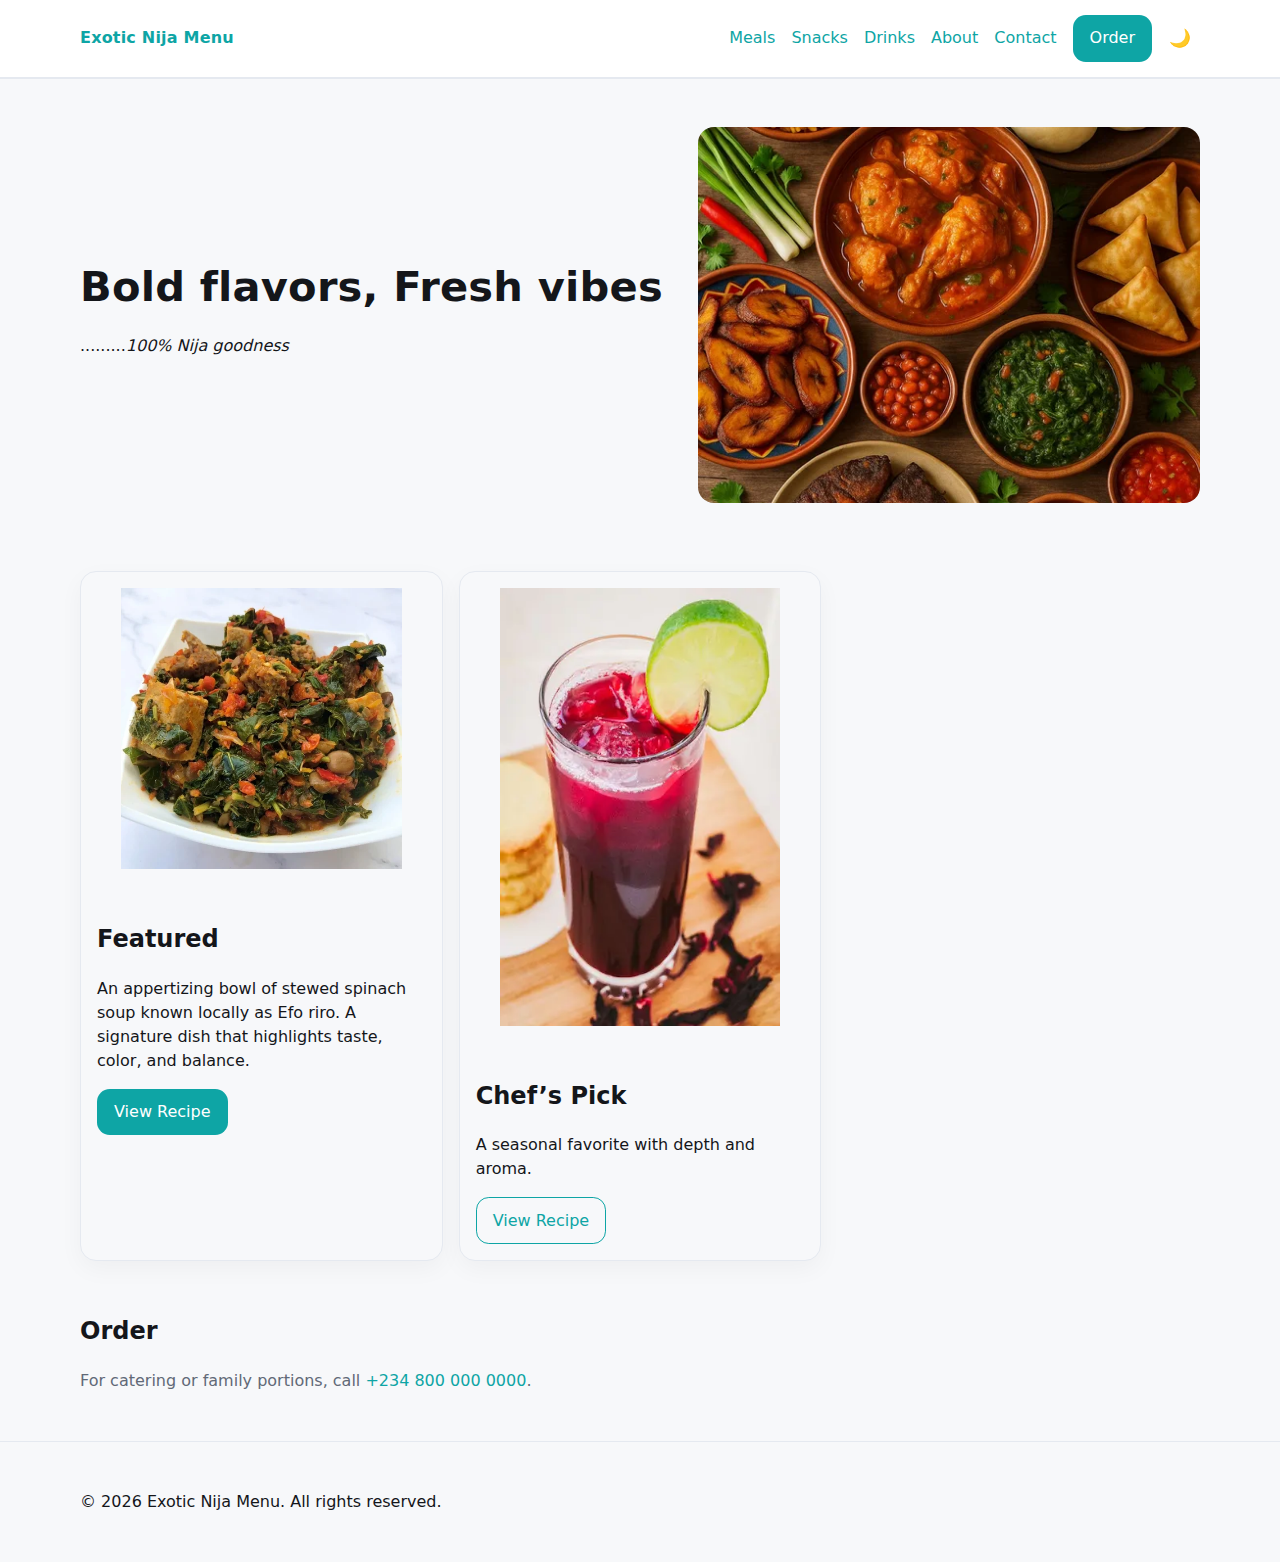
<file: index.html>
<!DOCTYPE html>
<html lang="en">
<head>
  <meta charset="UTF-8" />
  <meta name="viewport" content="width=device-width, initial-scale=1" />
  <meta name="description"
    content="Exotic Nija Menu — authentic Nigerian meals, snacks, and drinks with clear recipes and vibrant images." />

  <title>Home — Exotic Nija Meals</title>
  <link rel="preload" as="image" href="assets/images/efo-riro-fixed.webp">
  <link rel="stylesheet" href="assets/css/styles.css" />
</head>
<body>
  <!-- ===========================
       Header & Navigation
       =========================== -->
  <a class="skip-link" href="#main">Skip to content</a>
  <header class="site-header" role="banner">
    <div class="container header-row">
      <a class="brand" href="index.html">Exotic Nija Menu</a>
      <button class="nav-toggle" aria-expanded="false" aria-controls="site-nav">
        <span class="visually-hidden">Menu</span>
      </button>
      <nav id="site-nav" class="site-nav" data-state="closed" role="navigation" aria-label="Primary">
        <ul>
          <li><a href="meals.html">Meals</a></li>
          <li><a href="snacks.html">Snacks</a></li>
          <li><a href="drinks.html">Drinks</a></li>
          <li><a href="about.html">About</a></li>
          <li><a href="contact.html">Contact</a></li>
          <li><a href="index.html#order" class="btn">Order</a></li>
        </ul>
      </nav>
      <button id="themeToggle" class="theme-toggle" aria-pressed="false" title="Toggle color theme">🌙</button>
    </div>
  </header>
  <main id="main" class="container flow">
    <section class="hero">
      <div class="hero__text">
        <h1>Bold flavors, Fresh vibes</h1>
        <p>.........<em>100% Nija goodness</em></p>

      </div>
      <div class="hero__media">
        <img src="assets/images/african-cuisine.webp" alt="Signature hero dish" width="512" height="768">
      </div>
    </section>

    <section class="cards">
      <article class="card">
        <figure class="card__media">
          <picture>
            <source srcset="assets/images/efo-riro-fixed.webp" type="image/webp">
            <img src="assets/images/efo-riro-fixed.png"
              alt="Bowl of Nigerian Efo riro with spinach and assorted vegetables" width="500" height="500"
              decoding="sync" fetchpriority="high">
          </picture>
        </figure>
        <div class="card__body">
          <h2>Featured</h2>
          <p>An appertizing bowl of stewed spinach soup known locally as Efo riro. A signature dish that highlights
            taste, color, and balance.</p>
          <a class="btn" href="recipe.html">View Recipe</a>
        </div>
      </article>

      <article class="card">
        <figure class="card__media">
          <img src="assets/images/zobo-or-hibscus-drink.webp" alt="Chef's pick" width="349" height="544" loading="lazy">
        </figure>
        <div class="card__body">
          <h2>Chef’s Pick</h2>
          <p>A seasonal favorite with depth and aroma.</p>
          <a class="btn btn-outline" href="recipe-7.html">View Recipe</a>
        </div>
      </article>
    </section>

    <section id="order" class="prose">
      <h2>Order</h2>
      <p>For catering or family portions, call <a href="tel:+2348000000000">+234 800 000 0000</a>.</p>
    </section>

  </main>
  <!-- ===========================
       Footer & Utilities
       =========================== -->
  <button id="toTop" class="to-top" aria-label="Back to top">↑</button>
  <footer class="site-footer" role="contentinfo">
    <div class="container">
      <p>&copy; <span id="year"></span> Exotic Nija Menu. All rights reserved.</p>

    </div>
  </footer>
  <script src="assets/js/script.js" defer></script>
</body>
</html>
</file>
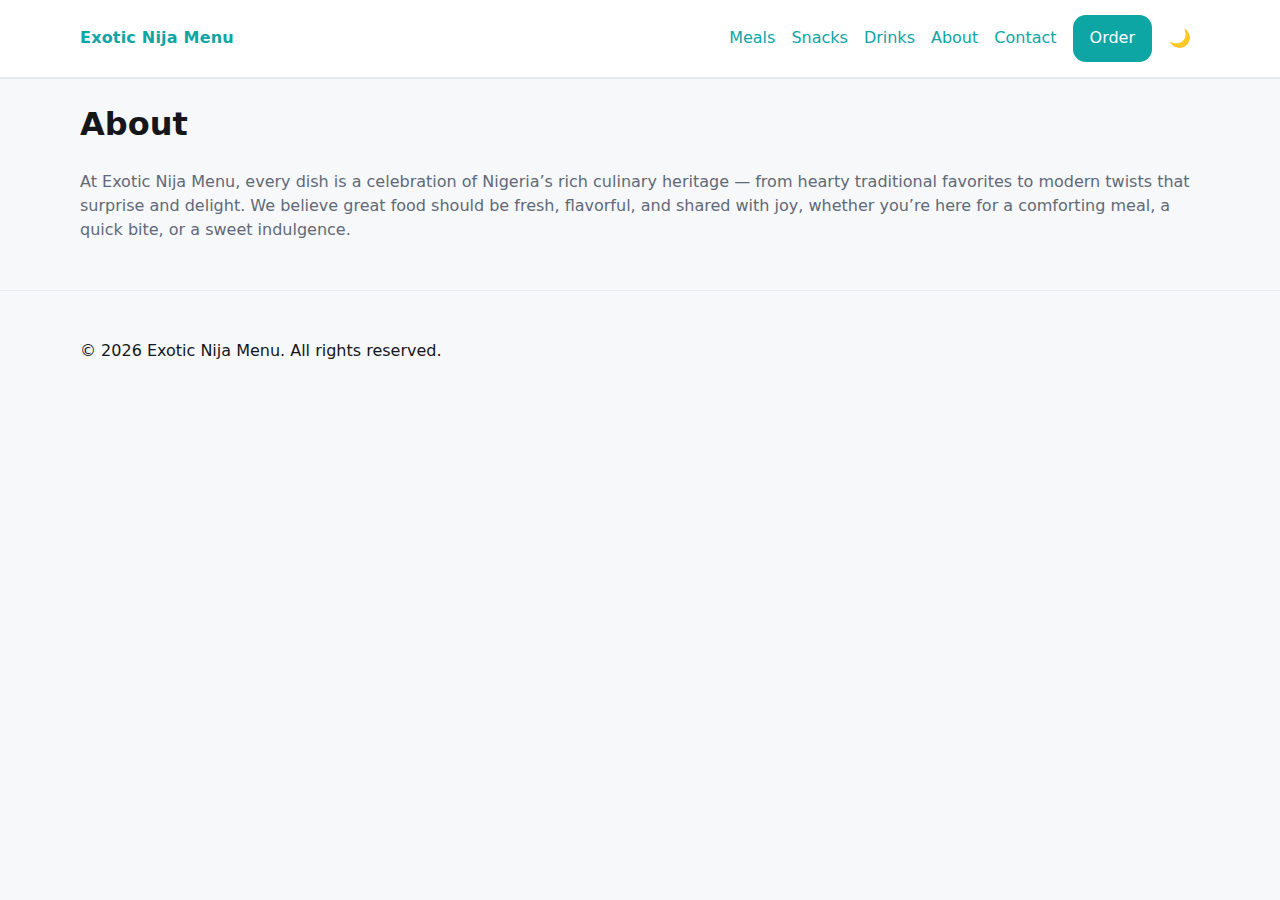
<file: about.html>
<!DOCTYPE html>
<html lang="en">
<head>
  <meta charset="UTF-8" />
  <meta name="viewport" content="width=device-width, initial-scale=1" />
  <meta name="description" content="Exotic Nija Menu — authentic Nigerian meals, snacks, and drinks with clear recipes and vibrant images." />

  <title>About — Exotic Nija Meals</title>
  <link rel="stylesheet" href="assets/css/styles.css" />
</head>
<body>
  <!-- ===========================
       Header & Navigation
       =========================== -->
  <a class="skip-link" href="#main">Skip to content</a>
  <header class="site-header" role="banner">
    <div class="container header-row">
      <a class="brand" href="index.html">Exotic Nija Menu</a>
      <button class="nav-toggle" aria-expanded="false" aria-controls="site-nav">
        <span class="visually-hidden">Menu</span>
      </button>
      <nav id="site-nav" class="site-nav" data-state="closed" role="navigation" aria-label="Primary">
        <ul>
          <li><a href="meals.html">Meals</a></li>
          <li><a href="snacks.html">Snacks</a></li>
          <li><a href="drinks.html">Drinks</a></li>
          <li><a href="about.html">About</a></li>
          <li><a href="contact.html">Contact</a></li>
          <li><a href="index.html#order" class="btn">Order</a></li>
        </ul>
      </nav>
      <button id="themeToggle" class="theme-toggle" aria-pressed="false" title="Toggle color theme">🌙</button>
    </div>
  </header>
  <main id="main" class="container flow">
    <section class="flow prose">
      <h1>About</h1>
      <p>At Exotic Nija Menu, every dish is a celebration of Nigeria’s rich culinary heritage — from hearty traditional
        favorites to modern twists that surprise and delight. We believe great food should be fresh, flavorful, and
        shared with joy, whether you’re here for a comforting meal, a quick bite, or a sweet indulgence.</p>


    </section>

  </main>
  <!-- ===========================
       Footer & Utilities
       =========================== -->
  <button id="toTop" class="to-top" aria-label="Back to top">↑</button>
  <footer class="site-footer" role="contentinfo">
    <div class="container">
      <p>&copy; <span id="year"></span> Exotic Nija Menu. All rights reserved.</p>

    </div>
  </footer>
  <script src="assets/js/script.js" defer></script>
</body>
</html>
</file>
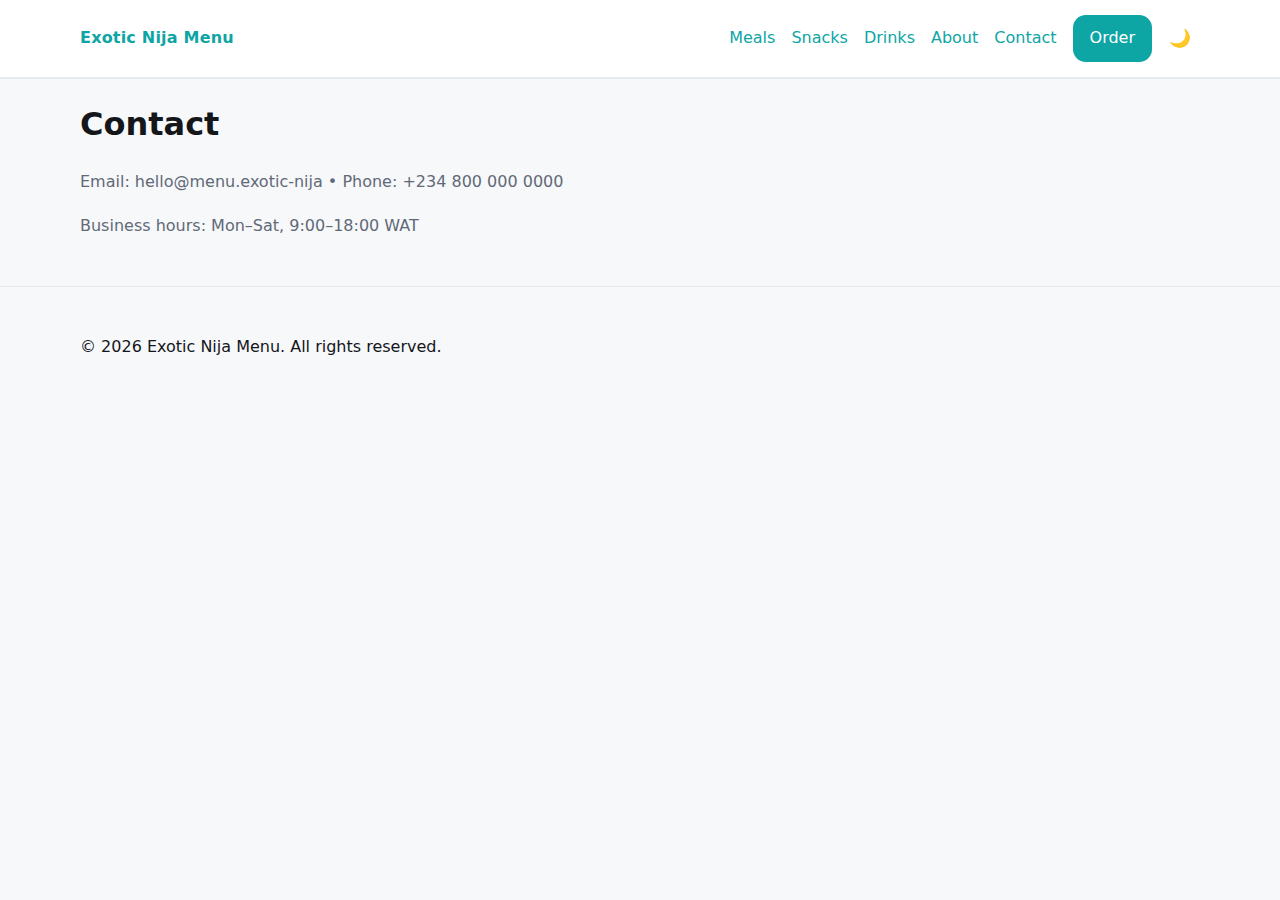
<file: contact.html>
<!DOCTYPE html>
<html lang="en">
<head>
  <meta charset="UTF-8" />
  <meta name="viewport" content="width=device-width, initial-scale=1" />
  <meta name="description" content="Exotic Nija Menu — authentic Nigerian meals, snacks, and drinks with clear recipes and vibrant images." />

  <title>Contact — Exotic Nija Meals</title>
  <link rel="stylesheet" href="assets/css/styles.css" />
</head>
<body>
  <!-- ===========================
       Header & Navigation
       =========================== -->
  <a class="skip-link" href="#main">Skip to content</a>
  <header class="site-header" role="banner">
    <div class="container header-row">
      <a class="brand" href="index.html">Exotic Nija Menu</a>
      <button class="nav-toggle" aria-expanded="false" aria-controls="site-nav">
        <span class="visually-hidden">Menu</span>
      </button>
      <nav id="site-nav" class="site-nav" data-state="closed" role="navigation" aria-label="Primary">
        <ul>
          <li><a href="meals.html">Meals</a></li>
          <li><a href="snacks.html">Snacks</a></li>
          <li><a href="drinks.html">Drinks</a></li>
          <li><a href="about.html">About</a></li>
          <li><a href="contact.html">Contact</a></li>
          <li><a href="index.html#order" class="btn">Order</a></li>
        </ul>
      </nav>
      <button id="themeToggle" class="theme-toggle" aria-pressed="false" title="Toggle color theme">🌙</button>
    </div>
  </header>
  <main id="main" class="container flow">
    <section class="flow prose">
      <h1>Contact</h1>
      <p>Email: hello@menu.exotic-nija • Phone: +234 800 000 0000</p>
      <p>Business hours: Mon–Sat, 9:00–18:00 WAT</p>
    </section>

  </main>
  <!-- ===========================
       Footer & Utilities
       =========================== -->
  <button id="toTop" class="to-top" aria-label="Back to top">↑</button>
  <footer class="site-footer" role="contentinfo">
    <div class="container">
      <p>&copy; <span id="year"></span> Exotic Nija Menu. All rights reserved.</p>

    </div>
  </footer>
  <script src="assets/js/script.js" defer></script>
</body>
</html>
</file>
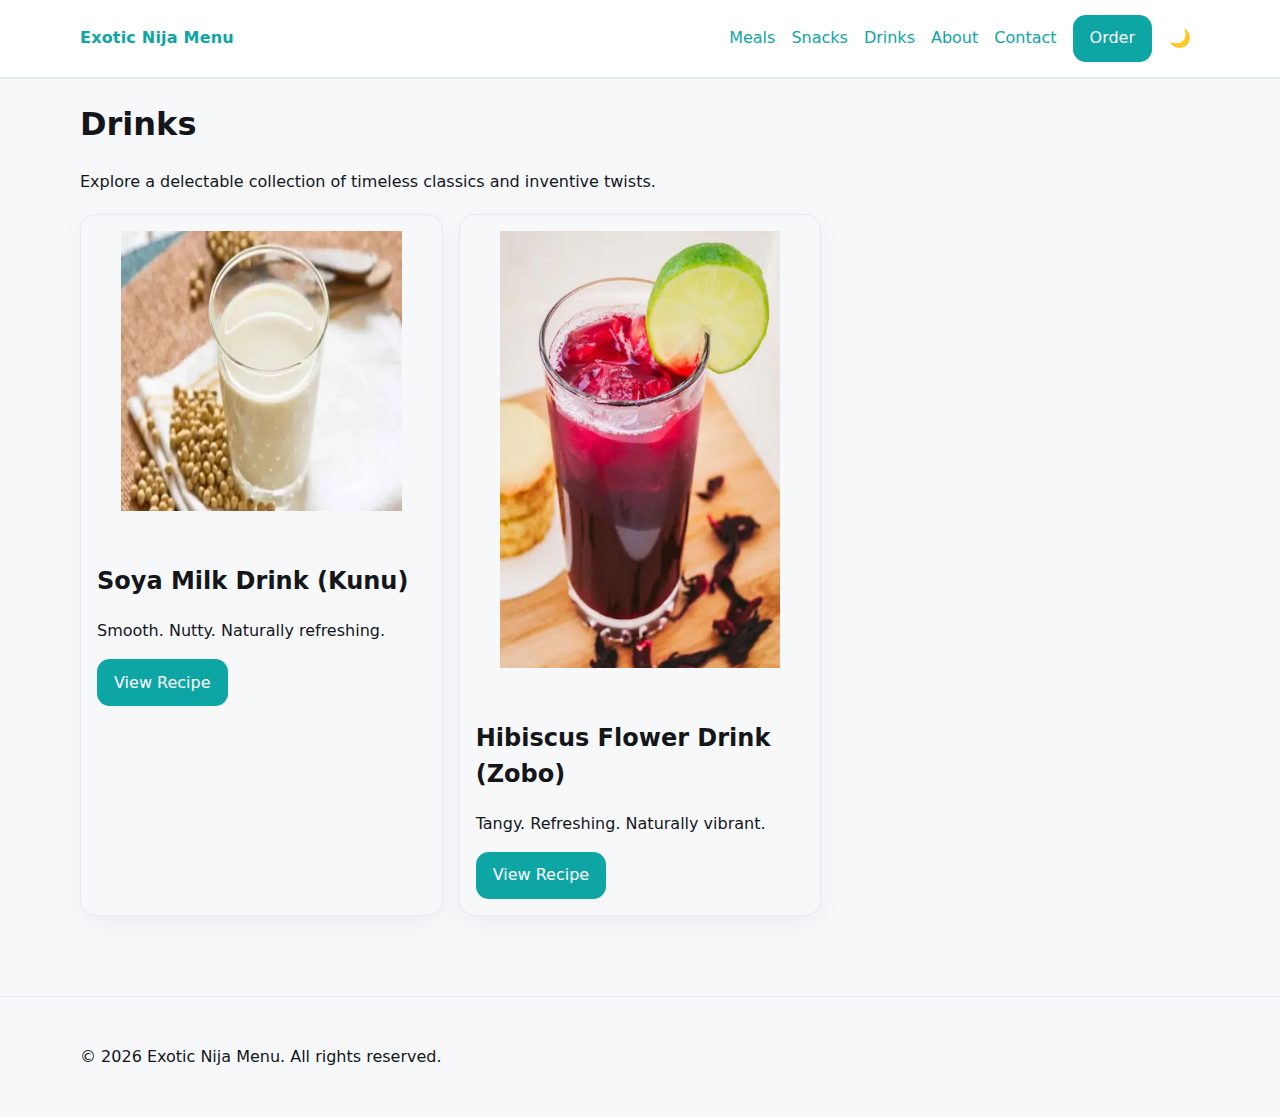
<file: drinks.html>
<!DOCTYPE html>
<html lang="en">
<head>
  <meta charset="UTF-8" />
  <meta name="viewport" content="width=device-width, initial-scale=1" />
  <meta name="description" content="Exotic Nija Menu — authentic Nigerian meals, snacks, and drinks with clear recipes and vibrant images." />

  <title>Meals — Exotic Nija Meals</title>
  <link rel="stylesheet" href="assets/css/styles.css" />
</head>
<body>
  <!-- ===========================
       Header & Navigation
       =========================== -->
  <a class="skip-link" href="#main">Skip to content</a>
  <header class="site-header" role="banner">
    <div class="container header-row">
      <a class="brand" href="index.html">Exotic Nija Menu</a>
      <button class="nav-toggle" aria-expanded="false" aria-controls="site-nav">
        <span class="visually-hidden">Menu</span>
      </button>
      <nav id="site-nav" class="site-nav" data-state="closed" role="navigation" aria-label="Primary">
        <ul>
          <li><a href="meals.html">Meals</a></li>
          <li><a href="snacks.html">Snacks</a></li>
          <li><a href="drinks.html">Drinks</a></li>
          <li><a href="about.html">About</a></li>
          <li><a href="contact.html">Contact</a></li>
          <li><a href="index.html#order" class="btn">Order</a></li>
        </ul>
      </nav>
      <button id="themeToggle" class="theme-toggle" aria-pressed="false" title="Toggle color theme">🌙</button>
    </div>
  </header>
  <main id="main" class="container flow">
    <header class="flow">
      <h1>Drinks</h1>
      <p class="prose">Explore a delectable collection of timeless classics and inventive twists.</p>
    </header>
    <section class="cards">

      <article class="card">
        <figure class="card__media"><img src="assets/images/kunu-drink.webp" alt="A cup of soya milk drink" / width="500" height="500" loading="lazy"></figure>
        <div class="card__body">
          <h2>Soya Milk Drink (Kunu)</h2>
          <p>Smooth. Nutty. Naturally refreshing.</p>
          <a class="btn" href="recipe-6.html">View Recipe</a>
        </div>
      </article>

      <article class="card">
        <figure class="card__media"><img src="assets/images/zobo-or-hibscus-drink.webp"
            alt="A cup of hibiscus flower juice" / width="349" height="544" loading="lazy"></figure>
        <div class="card__body">
          <h2>Hibiscus Flower Drink (Zobo)</h2>
          <p>Tangy. Refreshing. Naturally vibrant.</p>
          <a class="btn" href="recipe-7.html">View Recipe</a>
        </div>
      </article>
    </section>

  </main>
  <!-- ===========================
       Footer & Utilities
       =========================== -->
  <button id="toTop" class="to-top" aria-label="Back to top">↑</button>
  <footer class="site-footer" role="contentinfo">
    <div class="container">
      <p>&copy; <span id="year"></span> Exotic Nija Menu. All rights reserved.</p>

    </div>
  </footer>
  <script src="assets/js/script.js" defer></script>
</body>
</html>
</file>
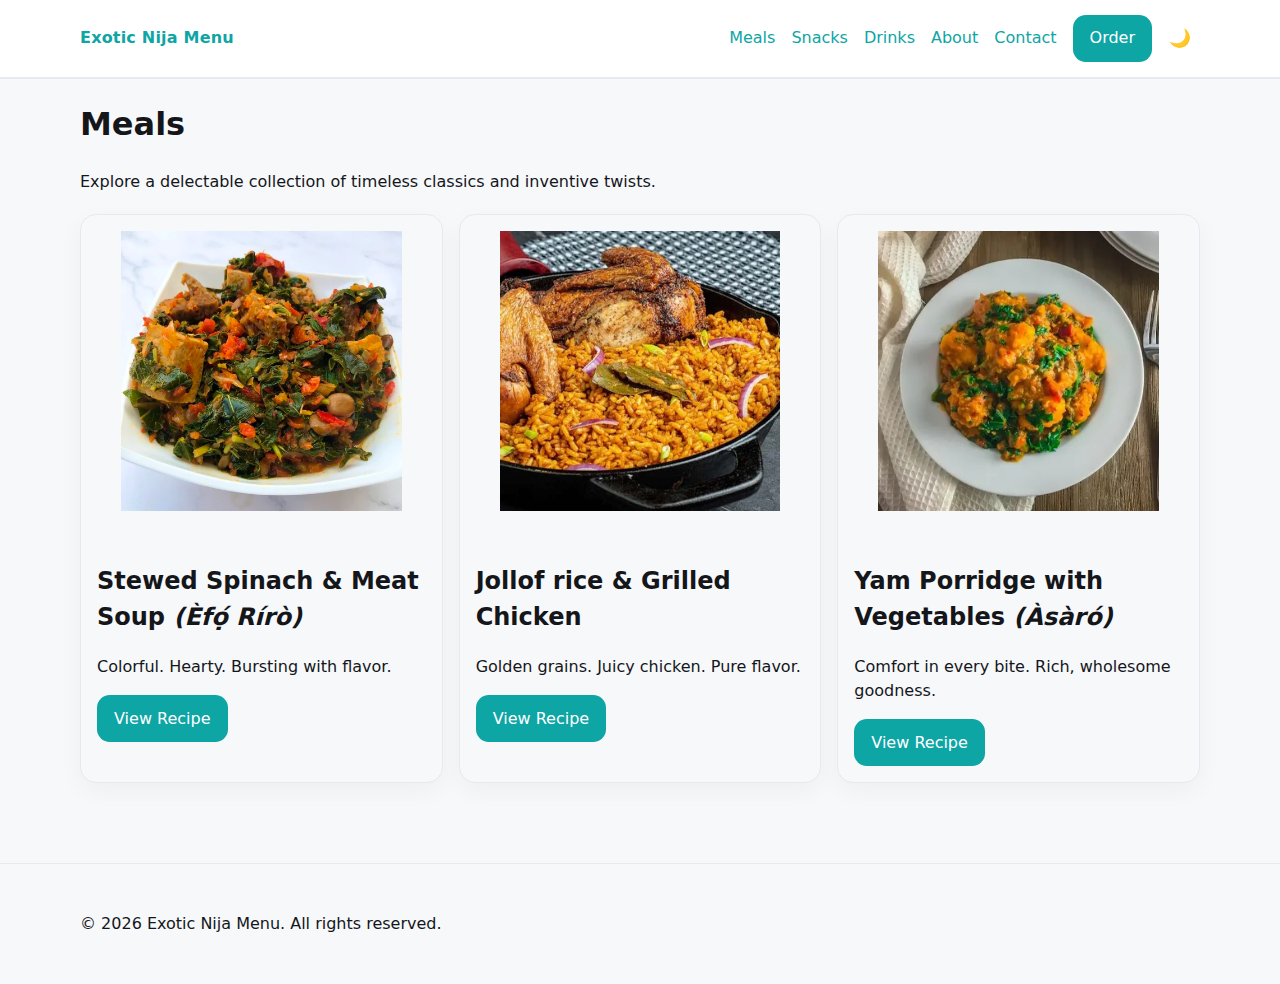
<file: meals.html>
<!DOCTYPE html>
<html lang="en">
<head>
  <meta charset="UTF-8" />
  <meta name="viewport" content="width=device-width, initial-scale=1" />
  <meta name="description" content="Exotic Nija Menu — authentic Nigerian meals, snacks, and drinks with clear recipes and vibrant images." />

  <title>Meals — Exotic Nija Meals</title>
  <link rel="stylesheet" href="assets/css/styles.css" />
</head>
<body>
  <!-- ===========================
       Header & Navigation
       =========================== -->
  <a class="skip-link" href="#main">Skip to content</a>
  <header class="site-header" role="banner">
    <div class="container header-row">
      <a class="brand" href="index.html">Exotic Nija Menu</a>
      <button class="nav-toggle" aria-expanded="false" aria-controls="site-nav">
        <span class="visually-hidden">Menu</span>
      </button>
      <nav id="site-nav" class="site-nav" data-state="closed" role="navigation" aria-label="Primary">
        <ul>
          <li><a href="meals.html">Meals</a></li>
          <li><a href="snacks.html">Snacks</a></li>
          <li><a href="drinks.html">Drinks</a></li>
          <li><a href="about.html">About</a></li>
          <li><a href="contact.html">Contact</a></li>
          <li><a href="index.html#order" class="btn">Order</a></li>
        </ul>
      </nav>
      <button id="themeToggle" class="theme-toggle" aria-pressed="false" title="Toggle color theme">🌙</button>
    </div>
  </header>
  <main id="main" class="container flow">
    <header class="flow">
      <h1>Meals</h1>
      <p class="prose">Explore a delectable collection of timeless classics and inventive twists.</p>
    </header>
    <section class="cards">
      <article class="card">
        <figure class="card__media"><img src="assets/images/efo-riro.webp" alt="A bowl of stewed spinach soup." / width="500" height="500" loading="lazy">
        </figure>
        <div class="card__body">
          <h2>Stewed Spinach & Meat Soup <em>(Èfọ́ Rírò)</em></h2>
          <p>Colorful. Hearty. Bursting with flavor.</p>
          <a class="btn" href="recipe.html">View Recipe</a>
        </div>
      </article>

      <article class="card">
        <figure class="card__media"><img src="assets/images/jollof-rice.webp"
            alt="A bowl of Jollof rice with grilled chicken" / width="500" height="500" loading="lazy"></figure>
        <div class="card__body">
          <h2>Jollof rice & Grilled Chicken</h2>
          <p>Golden grains. Juicy chicken. Pure flavor.</p>
          <a class="btn" href="recipe-1.html">View Recipe</a>
        </div>
      </article>


      <article class="card">
        <figure class="card__media"><img src="assets/images/vegetable-yam-porridge.webp"
            alt="A bowl of mixed vegetables and yam" / width="500" height="500" loading="lazy"></figure>
        <div class="card__body">
          <h2>Yam Porridge with Vegetables <em>(Àsàró)</em></h2>
          <p>Comfort in every bite. Rich, wholesome goodness.</p>
          <a class="btn" href="recipe-2.html">View Recipe</a>
        </div>
      </article>

    </section>

  </main>
  <!-- ===========================
       Footer & Utilities
       =========================== -->
  <button id="toTop" class="to-top" aria-label="Back to top">↑</button>
  <footer class="site-footer" role="contentinfo">
    <div class="container">
      <p>&copy; <span id="year"></span> Exotic Nija Menu. All rights reserved.</p>

    </div>
  </footer>
  <script src="assets/js/script.js" defer></script>
</body>
</html>
</file>
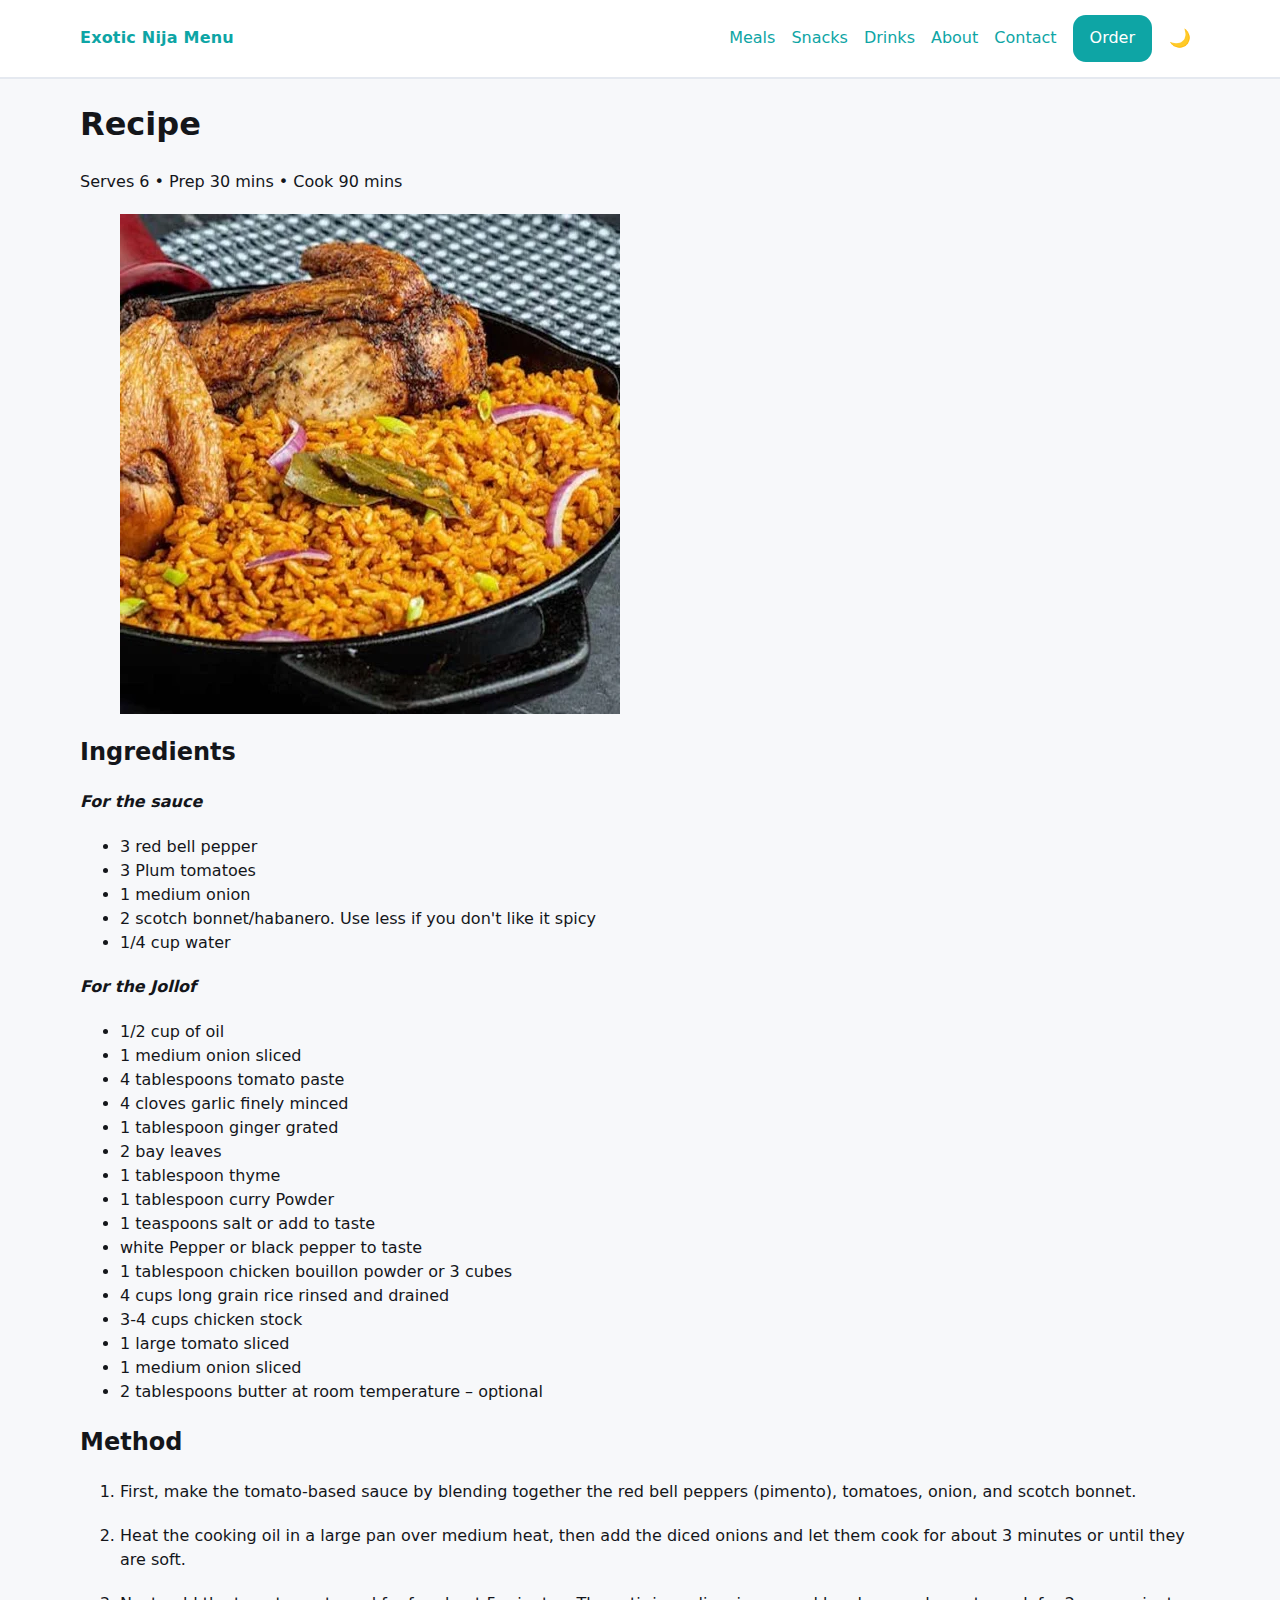
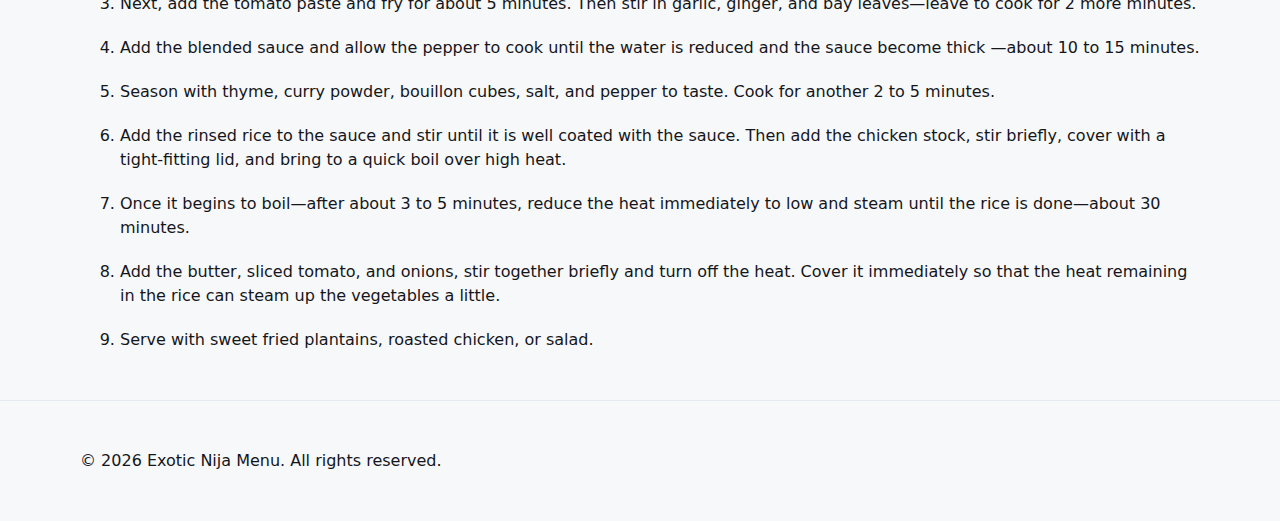
<file: recipe-1.html>
<!DOCTYPE html>
<html lang="en">
<head>
  <meta charset="UTF-8" />
  <meta name="viewport" content="width=device-width, initial-scale=1" />
  <meta name="description" content="Exotic Nija Menu — authentic Nigerian meals, snacks, and drinks with clear recipes and vibrant images." />

  <title>Recipe — Exotic Nija Menu</title>
  <link rel="stylesheet" href="assets/css/styles.css" />
</head>
<body>
  <!-- ===========================
       Header & Navigation
       =========================== -->
  <a class="skip-link" href="#main">Skip to content</a>
  <header class="site-header" role="banner">
    <div class="container header-row">
      <a class="brand" href="index.html">Exotic Nija Menu</a>
      <button class="nav-toggle" aria-expanded="false" aria-controls="site-nav">
        <span class="visually-hidden">Menu</span>
      </button>
      <nav id="site-nav" class="site-nav" data-state="closed" role="navigation" aria-label="Primary">
        <ul>
          <li><a href="meals.html">Meals</a></li>
          <li><a href="snacks.html">Snacks</a></li>
          <li><a href="drinks.html">Drinks</a></li>
          <li><a href="about.html">About</a></li>
          <li><a href="contact.html">Contact</a></li>
          <li><a href="index.html#order" class="btn">Order</a></li>
        </ul>
      </nav>
      <button id="themeToggle" class="theme-toggle" aria-pressed="false" title="Toggle color theme">🌙</button>
    </div>
  </header>
  <main id="main" class="container flow">
    <article class="flow">
      <header class="flow">
        <h1>Recipe</h1>
        <p class="prose">Serves 6 • Prep 30 mins • Cook 90 mins</p>
      </header>
      <figure class="hero__media">
        <img src="assets/images/jollof-rice.webp" alt="A bowl of Jollof rice with chicken" / width="500" height="500">
      </figure>
      <section class="flow">
        <h2>Ingredients</h2>
        <h4><em>For the sauce</em></h4>
        <ul>
          <li>3 red bell pepper</li>
          <li>3 Plum tomatoes
          </li>
          <li>1 medium onion
          </li>
          <li>2 scotch bonnet/habanero. Use less if you don't like it spicy </li>
          <li>1/4 cup water</li>
        </ul>
        <h4><em>For the Jollof</em></h4>
        <ul>
          <li>1/2 cup of oil
          </li>
          <li>1 medium onion sliced
          </li>
          <li>4 tablespoons tomato paste
          </li>
          <li>4 cloves garlic finely minced
          </li>
          <li>1 tablespoon ginger grated
          </li>
          <li>2 bay leaves
          </li>
          <li>1 tablespoon thyme
          </li>
          <li>1 tablespoon curry Powder
          </li>
          <li>1 teaspoons salt or add to taste
          </li>
          <li>white Pepper or black pepper to taste
          </li>
          <li>1 tablespoon chicken bouillon powder or 3 cubes
          </li>
          <li>4 cups long grain rice rinsed and drained
          </li>
          <li>3-4 cups chicken stock
          </li>
          <li>1 large tomato sliced
          </li>
          <li>1 medium onion sliced
          </li>
          <li>2 tablespoons butter at room temperature – optional
          </li>
        </ul>
      </section>
      <section class="flow">
        <h2>Method</h2>
        <ol class="flow">
          <li>First, make the tomato-based sauce by blending together the red bell peppers (pimento), tomatoes, onion,
            and scotch bonnet.
          </li>
          <li>Heat the cooking oil in a large pan over medium heat, then add the diced onions and let them cook for
            about 3 minutes or until they are soft.
          </li>
          <li>Next, add the tomato paste and fry for about 5 minutes. Then stir in garlic, ginger, and bay leaves—leave
            to cook for 2 more minutes.
          </li>
          <li>Add the blended sauce and allow the pepper to cook until the water is reduced and the sauce become thick
            —about 10 to 15 minutes.
          </li>
          <li>Season with thyme, curry powder, bouillon cubes, salt, and pepper to taste. Cook for another 2 to 5
            minutes.
          </li>
          <li>Add the rinsed rice to the sauce and stir until it is well coated with the sauce. Then add the chicken
            stock, stir briefly, cover with a tight-fitting lid, and bring to a quick boil over high heat.
          </li>
          <li>Once it begins to boil—after about 3 to 5 minutes, reduce the heat immediately to low and steam until the
            rice is done—about 30 minutes.
          </li>
          <li>Add the butter, sliced tomato, and onions, stir together briefly and turn off the heat. Cover it
            immediately so that the heat remaining in the rice can steam up the vegetables a little.
          </li>
          <li>Serve with sweet fried plantains, roasted chicken, or salad.
          </li>
        </ol>
      </section>
    </article>

  </main>
  <!-- ===========================
       Footer & Utilities
       =========================== -->
  <button id="toTop" class="to-top" aria-label="Back to top">↑</button>
  <footer class="site-footer" role="contentinfo">
    <div class="container">
      <p>&copy; <span id="year"></span> Exotic Nija Menu. All rights reserved.</p>

    </div>
  </footer>
  <script src="assets/js/script.js" defer></script>
</body>
</html>
</file>
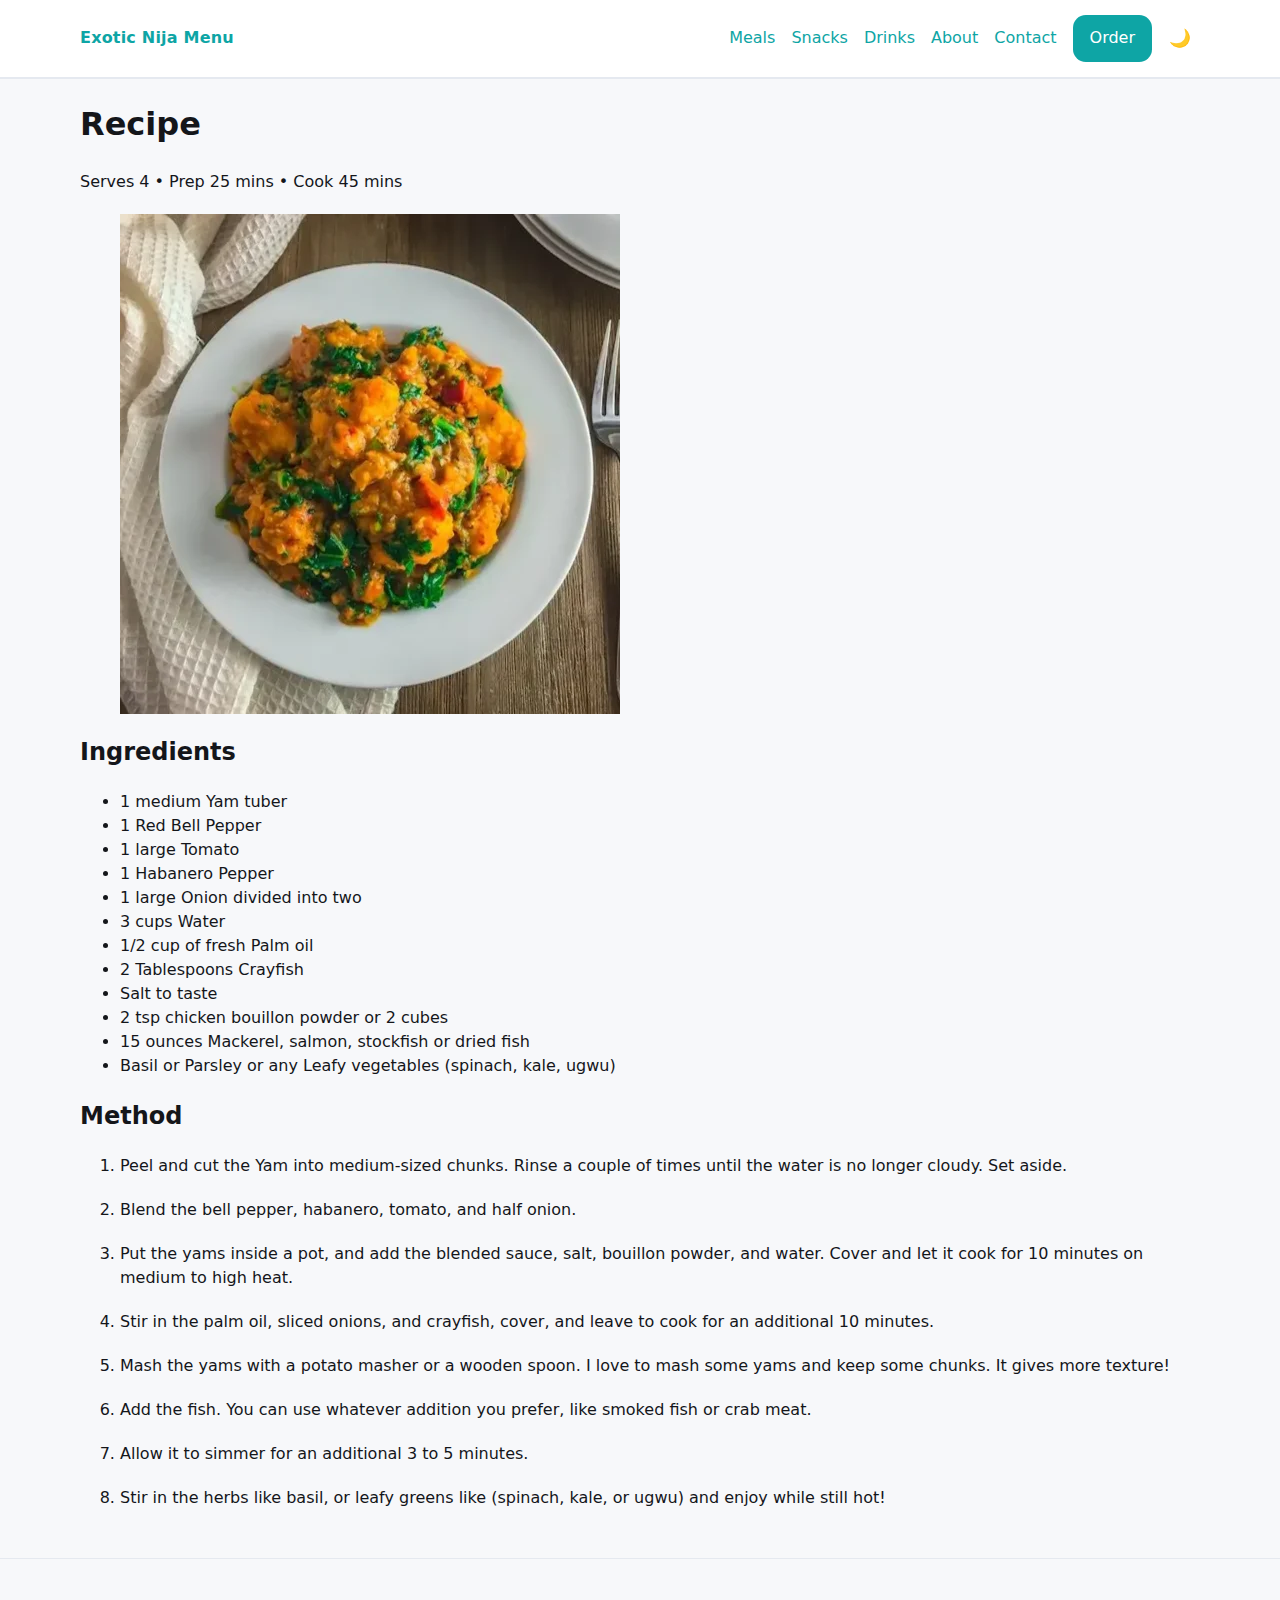
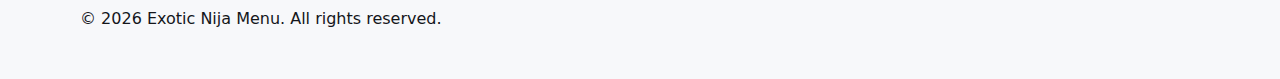
<file: recipe-2.html>
<!DOCTYPE html>
<html lang="en">
<head>
  <meta charset="UTF-8" />
  <meta name="viewport" content="width=device-width, initial-scale=1" />
  <meta name="description"
    content="Exotic Nija Menu — authentic Nigerian meals, snacks, and drinks with clear recipes and vibrant images." />

  <title>Recipe — Exotic Nija Menu</title>
  <link rel="stylesheet" href="assets/css/styles.css" />
</head>
<body>
  <!-- ===========================
       Header & Navigation
       =========================== -->
  <a class="skip-link" href="#main">Skip to content</a>
  <header class="site-header" role="banner">
    <div class="container header-row">
      <a class="brand" href="index.html">Exotic Nija Menu</a>
      <button class="nav-toggle" aria-expanded="false" aria-controls="site-nav">
        <span class="visually-hidden">Menu</span>
      </button>
      <nav id="site-nav" class="site-nav" data-state="closed" role="navigation" aria-label="Primary">
        <ul>
          <li><a href="meals.html">Meals</a></li>
          <li><a href="snacks.html">Snacks</a></li>
          <li><a href="drinks.html">Drinks</a></li>
          <li><a href="about.html">About</a></li>
          <li><a href="contact.html">Contact</a></li>
          <li><a href="index.html#order" class="btn">Order</a></li>
        </ul>
      </nav>
      <button id="themeToggle" class="theme-toggle" aria-pressed="false" title="Toggle color theme">🌙</button>
    </div>
  </header>
  <main id="main" class="container flow">
    <article class="flow">
      <header class="flow">
        <h1>Recipe</h1>
        <p class="prose">Serves 4 • Prep 25 mins • Cook 45 mins</p>
      </header>
      <figure class="hero__media">
        <img src="assets/images/vegetable-yam-porridge.webp" alt="Signature recipe" width="500" height="500">
      </figure>
      <section class="flow">
        <h2>Ingredients</h2>
        <ul>
          <li>1 medium Yam tuber
          </li>
          <li>1 Red Bell Pepper
          </li>
          <li>1 large Tomato
          </li>
          <li>1 Habanero Pepper
          </li>
          <li>1 large Onion divided into two
          </li>
          <li>3 cups Water
          </li>
          <li>1/2 cup of fresh Palm oil
          </li>
          <li>2 Tablespoons Crayfish
          </li>
          <li>Salt to taste
          </li>
          <li>2 tsp chicken bouillon powder or 2 cubes
          </li>
          <li>15 ounces Mackerel, salmon, stockfish or dried fish
          </li>
          <li>Basil or Parsley or any Leafy vegetables (spinach, kale, ugwu)
          </li>
        </ul>
      </section>
      <section class="flow">
        <h2>Method</h2>
        <ol class="flow">
          <li>Peel and cut the Yam into medium-sized chunks. Rinse a couple of times until the water is no longer
            cloudy. Set aside.
          </li>
          <li>Blend the bell pepper, habanero, tomato, and half onion.
          <li>Put the yams inside a pot, and add the blended sauce, salt, bouillon powder, and water. Cover and let it
            cook for 10 minutes on medium to high heat.
          </li>
          <li>Stir in the palm oil, sliced onions, and crayfish, cover, and leave to cook for an additional 10 minutes.
          </li>
          <li>Mash the yams with a potato masher or a wooden spoon. I love to mash some yams and keep some chunks. It
            gives more texture!
          </li>
          <li>Add the fish. You can use whatever addition you prefer, like smoked fish or crab meat.
          </li>
          <li>Allow it to simmer for an additional 3 to 5 minutes.
          </li>
          <li>Stir in the herbs like basil, or leafy greens like (spinach, kale, or ugwu) and enjoy while still hot!
          </li>
        </ol>
      </section>
    </article>

  </main>
  <!-- ===========================
       Footer & Utilities
       =========================== -->
  <button id="toTop" class="to-top" aria-label="Back to top">↑</button>
  <footer class="site-footer" role="contentinfo">
    <div class="container">
      <p>&copy; <span id="year"></span> Exotic Nija Menu. All rights reserved.</p>

    </div>
  </footer>
  <script src="assets/js/script.js" defer></script>
</body>
</html>
</file>
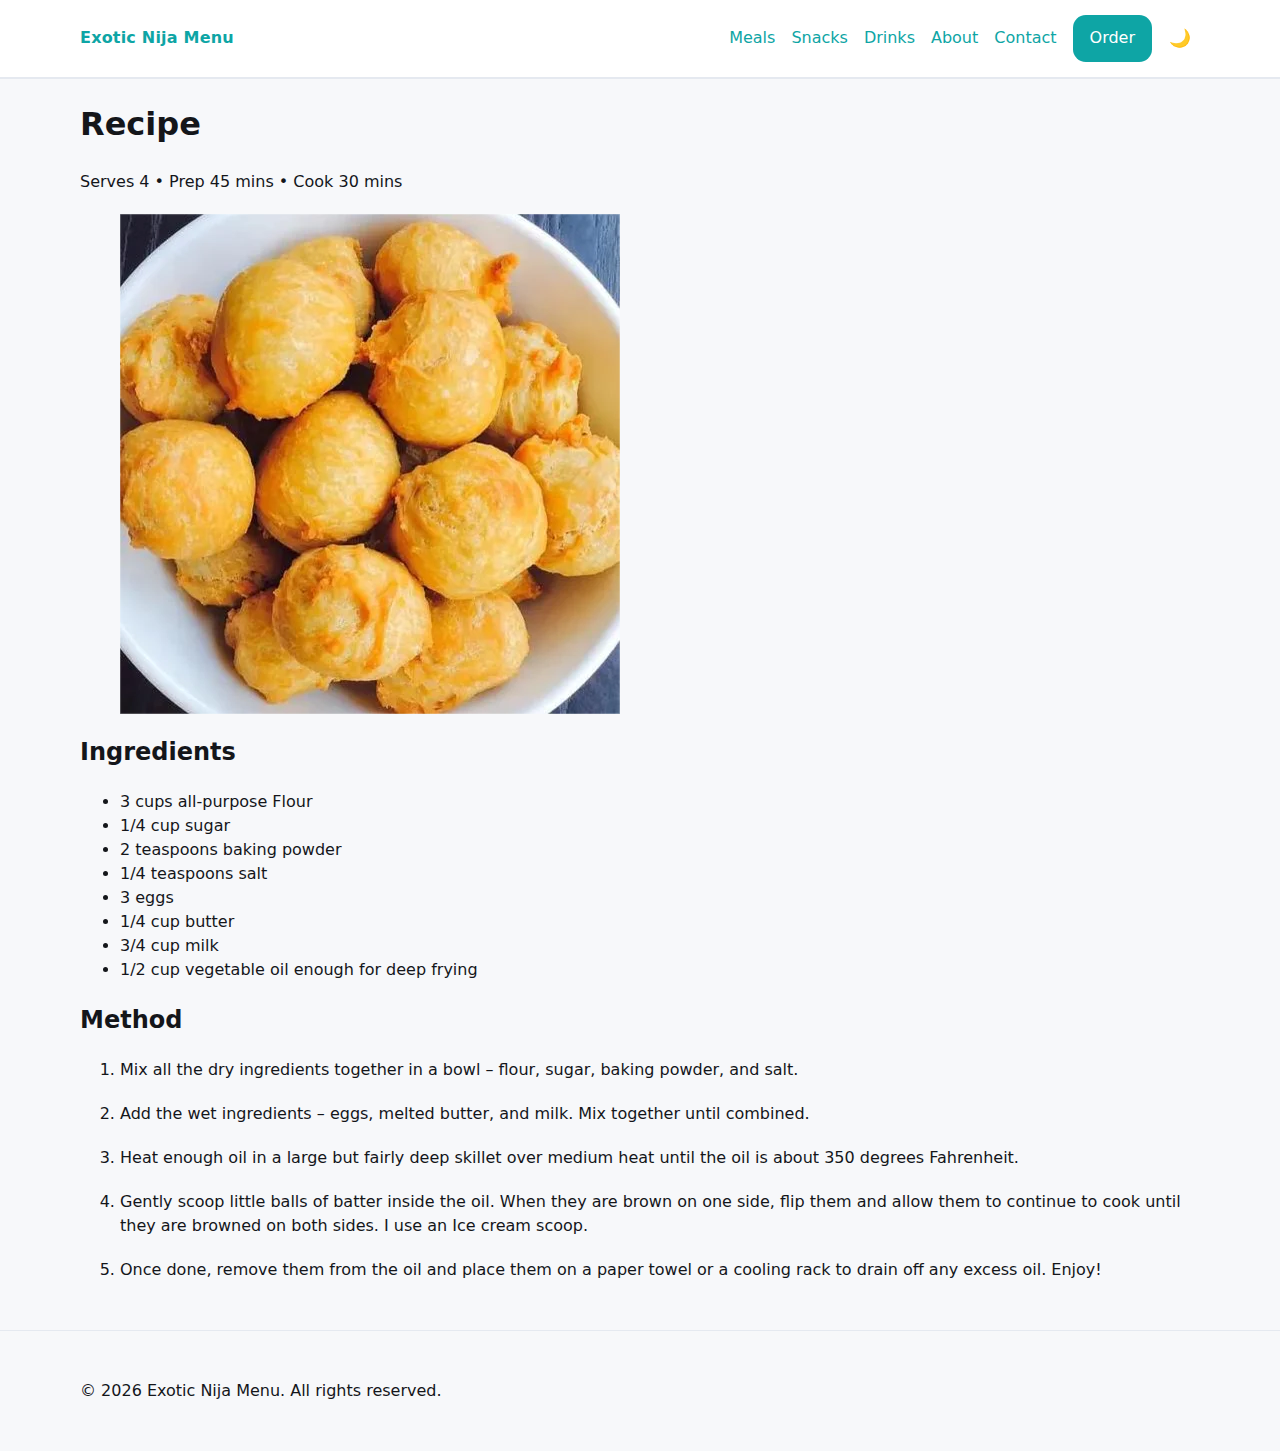
<file: recipe-3.html>
<!DOCTYPE html>
<html lang="en">
<head>
  <meta charset="UTF-8" />
  <meta name="viewport" content="width=device-width, initial-scale=1" />
  <meta name="description"
    content="Exotic Nija Menu — authentic Nigerian meals, snacks, and drinks with clear recipes and vibrant images." />

  <title>Recipe — Exotic Nija Menu</title>
  <link rel="stylesheet" href="assets/css/styles.css" />
</head>
<body>
  <!-- ===========================
       Header & Navigation
       =========================== -->
  <a class="skip-link" href="#main">Skip to content</a>
  <header class="site-header" role="banner">
    <div class="container header-row">
      <a class="brand" href="index.html">Exotic Nija Menu</a>
      <button class="nav-toggle" aria-expanded="false" aria-controls="site-nav">
        <span class="visually-hidden">Menu</span>
      </button>
      <nav id="site-nav" class="site-nav" data-state="closed" role="navigation" aria-label="Primary">
        <ul>
          <li><a href="meals.html">Meals</a></li>
          <li><a href="snacks.html">Snacks</a></li>
          <li><a href="drinks.html">Drinks</a></li>
          <li><a href="about.html">About</a></li>
          <li><a href="contact.html">Contact</a></li>
          <li><a href="index.html#order" class="btn">Order</a></li>
        </ul>
      </nav>
      <button id="themeToggle" class="theme-toggle" aria-pressed="false" title="Toggle color theme">🌙</button>
    </div>
  </header>
  <main id="main" class="container flow">
    <article class="flow">
      <header class="flow">
        <h1>Recipe</h1>
        <p class="prose">Serves 4 • Prep 45 mins • Cook 30 mins</p>
      </header>
      <figure class="hero__media">
        <img src="assets/images/nija-buns.webp" alt="Signature recipe" width="500" height="500">
      </figure>
      <section class="flow">
        <h2>Ingredients</h2>
        <ul>
          <li>3 cups all-purpose Flour
          </li>
          <li>1/4 cup sugar
          </li>
          <li>2 teaspoons baking powder
          </li>
          <li>1/4 teaspoons salt
          </li>
          <li>3 eggs
          </li>
          <li>1/4 cup butter
          </li>
          <li>3/4 cup milk
          </li>
          <li>1/2 cup vegetable oil enough for deep frying
          </li>
        </ul>
      </section>
      <section class="flow">
        <h2>Method</h2>
        <ol class="flow">
          <li>Mix all the dry ingredients together in a bowl – flour, sugar, baking powder, and salt.
          </li>
          <li>Add the wet ingredients – eggs, melted butter, and milk. Mix together until combined.
          </li>
          <li>Heat enough oil in a large but fairly deep skillet over medium heat until the oil is about 350 degrees
            Fahrenheit.
          </li>
          <li>Gently scoop little balls of batter inside the oil. When they are brown on one side, flip them and allow
            them to continue to cook until they are browned on both sides. I use an Ice cream scoop.
          </li>
          <li>Once done, remove them from the oil and place them on a paper towel or a cooling rack to drain off any
            excess oil. Enjoy!
          </li>
        </ol>
      </section>
    </article>

  </main>
  <!-- ===========================
       Footer & Utilities
       =========================== -->
  <button id="toTop" class="to-top" aria-label="Back to top">↑</button>
  <footer class="site-footer" role="contentinfo">
    <div class="container">
      <p>&copy; <span id="year"></span> Exotic Nija Menu. All rights reserved.</p>

    </div>
  </footer>
  <script src="assets/js/script.js" defer></script>
</body>
</html>
</file>
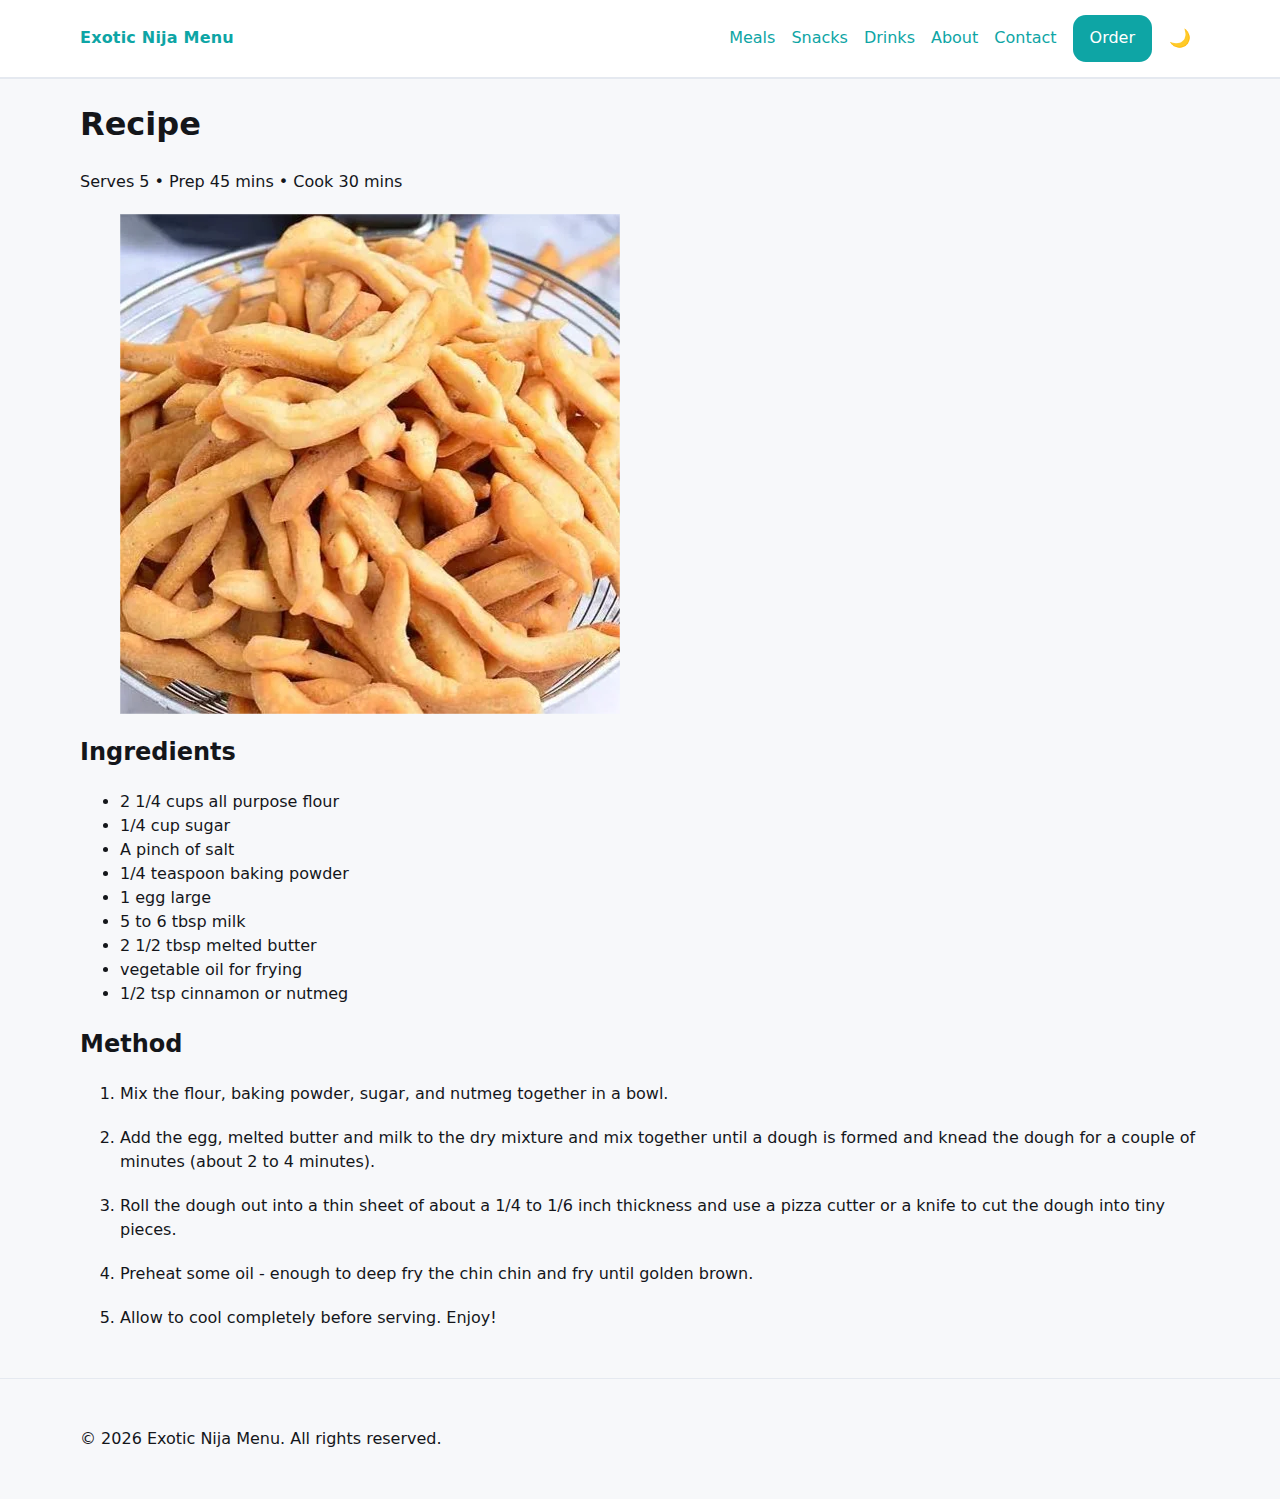
<file: recipe-4.html>
<!DOCTYPE html>
<html lang="en">
<head>
  <meta charset="UTF-8" />
  <meta name="viewport" content="width=device-width, initial-scale=1" />
  <meta name="description" content="Exotic Nija Menu — authentic Nigerian meals, snacks, and drinks with clear recipes and vibrant images." />

  <title>Recipe — Exotic Nija Menu</title>
  <link rel="stylesheet" href="assets/css/styles.css" />
</head>
<body>
  <!-- ===========================
       Header & Navigation
       =========================== -->
  <a class="skip-link" href="#main">Skip to content</a>
  <header class="site-header" role="banner">
    <div class="container header-row">
      <a class="brand" href="index.html">Exotic Nija Menu</a>
      <button class="nav-toggle" aria-expanded="false" aria-controls="site-nav">
        <span class="visually-hidden">Menu</span>
      </button>
      <nav id="site-nav" class="site-nav" data-state="closed" role="navigation" aria-label="Primary">
        <ul>
          <li><a href="meals.html">Meals</a></li>
          <li><a href="snacks.html">Snacks</a></li>
          <li><a href="drinks.html">Drinks</a></li>
          <li><a href="about.html">About</a></li>
          <li><a href="contact.html">Contact</a></li>
          <li><a href="index.html#order" class="btn">Order</a></li>
        </ul>
      </nav>
      <button id="themeToggle" class="theme-toggle" aria-pressed="false" title="Toggle color theme">🌙</button>
    </div>
  </header>
  <main id="main" class="container flow">
    <article class="flow">
      <header class="flow">
        <h1>Recipe</h1>
        <p class="prose">Serves 5 • Prep 45 mins • Cook 30 mins</p>
      </header>
      <figure class="hero__media">
        <img src="assets/images/nija-chin-chin.webp" alt="A bowl of fried crunchy Chin Chin" / width="500" height="500">
      </figure>
      <section class="flow">
        <h2>Ingredients</h2>
        <ul>
          <li>2 1/4 cups all purpose flour
          </li>
          <li>1/4 cup sugar
          </li>
          <li>A pinch of salt
          </li>
          <li>1/4 teaspoon baking powder
          </li>
          <li>1 egg large
          </li>
          <li>5 to 6 tbsp milk
          </li>
          <li>2 1/2 tbsp melted butter
          </li>
          <li>vegetable oil for frying
          </li>
          <li>1/2 tsp cinnamon or nutmeg
          </li>

        </ul>
      </section>
      <section class="flow">
        <h2>Method</h2>
        <ol class="flow">
          <li>Mix the flour, baking powder, sugar, and nutmeg together in a bowl.
          </li>
          <li>Add the egg, melted butter and milk to the dry mixture and mix together until a dough is formed and knead
            the dough for a couple of minutes (about 2 to 4 minutes).
          </li>
          <li>Roll the dough out into a thin sheet of about a 1/4 to 1/6 inch thickness and use a pizza cutter or a
            knife to cut the dough into tiny pieces.
          </li>
          <li>Preheat some oil - enough to deep fry the chin chin and fry until golden brown.
          </li>
          <li>Allow to cool completely before serving. Enjoy!
          </li>
        </ol>
      </section>
    </article>

  </main>
  <!-- ===========================
       Footer & Utilities
       =========================== -->
  <button id="toTop" class="to-top" aria-label="Back to top">↑</button>
  <footer class="site-footer" role="contentinfo">
    <div class="container">
      <p>&copy; <span id="year"></span> Exotic Nija Menu. All rights reserved.</p>

    </div>
  </footer>
  <script src="assets/js/script.js" defer></script>
</body>
</html>
</file>
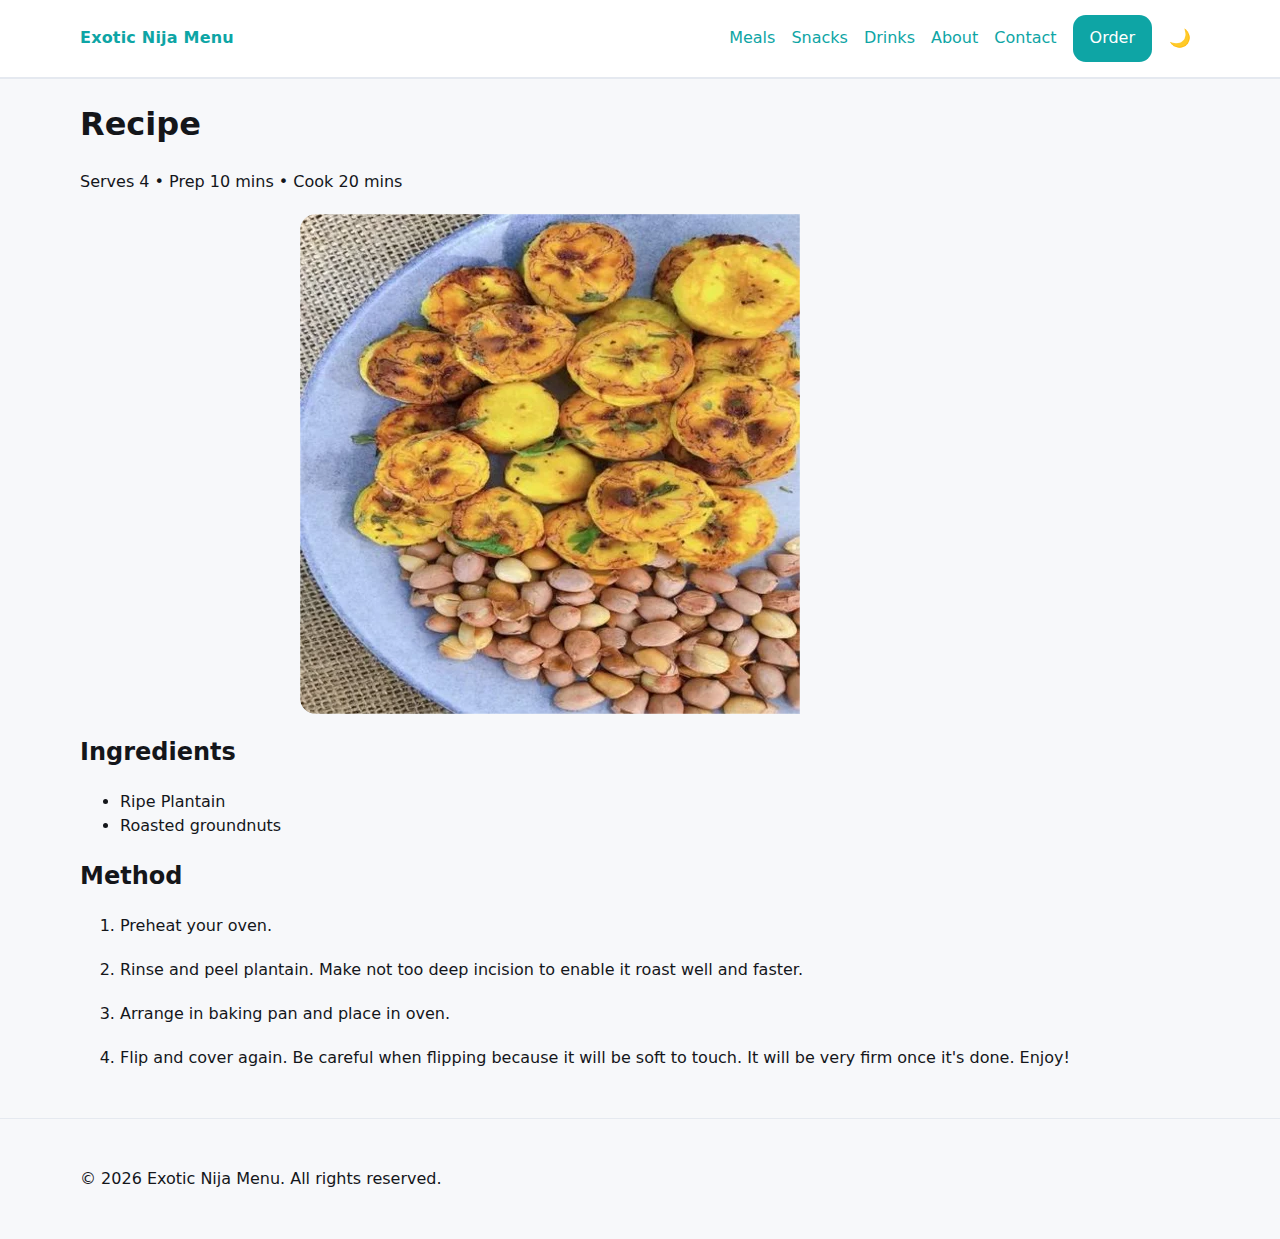
<file: recipe-5.html>
<!DOCTYPE html>
<html lang="en">
<head>
  <meta charset="UTF-8" />
  <meta name="viewport" content="width=device-width, initial-scale=1" />
  <meta name="description"
    content="Exotic Nija Menu — authentic Nigerian meals, snacks, and drinks with clear recipes and vibrant images." />

  <title>Recipe — Exotic Nija Menu</title>
  <link rel="stylesheet" href="assets/css/styles.css" />
</head>
<body>
  <!-- ===========================
       Header & Navigation
       =========================== -->
  <a class="skip-link" href="#main">Skip to content</a>
  <header class="site-header" role="banner">
    <div class="container header-row">
      <a class="brand" href="index.html">Exotic Nija Menu</a>
      <button class="nav-toggle" aria-expanded="false" aria-controls="site-nav">
        <span class="visually-hidden">Menu</span>
      </button>
      <nav id="site-nav" class="site-nav" data-state="closed" role="navigation" aria-label="Primary">
        <ul>
          <li><a href="meals.html">Meals</a></li>
          <li><a href="snacks.html">Snacks</a></li>
          <li><a href="drinks.html">Drinks</a></li>
          <li><a href="about.html">About</a></li>
          <li><a href="contact.html">Contact</a></li>
          <li><a href="index.html#order" class="btn">Order</a></li>
        </ul>
      </nav>
      <button id="themeToggle" class="theme-toggle" aria-pressed="false" title="Toggle color theme">🌙</button>
    </div>
  </header>
  <main id="main" class="container flow">
    <article class="flow">
      <header class="flow">
        <h1>Recipe</h1>
        <p class="prose">Serves 4 • Prep 10 mins • Cook 20 mins</p>
      </header>
      <figure class="recipe__media">
        <img src="assets/images/roasted-plantain-with-groundnut.webp" alt="A bowl of roasted plantain and peanuts"
          width="500" height="500">
      </figure>
      <section class="flow">
        <h2>Ingredients</h2>
        <ul>
          <li>Ripe Plantain
          </li>
          <li>Roasted groundnuts
          </li>
        </ul>
      </section>
      <section class="flow">
        <h2>Method</h2>
        <ol class="flow">
          <li>Preheat your oven.
          </li>
          <li>Rinse and peel plantain. Make not too deep incision to enable it roast well and faster.
          </li>
          <li>Arrange in baking pan and place in oven.
          </li>
          <li>Flip and cover again. Be careful when flipping because it will be soft to touch. It will be very firm once
            it's done. Enjoy!
          </li>
        </ol>
      </section>
    </article>

  </main>
  <!-- ===========================
       Footer & Utilities
       =========================== -->
  <button id="toTop" class="to-top" aria-label="Back to top">↑</button>
  <footer class="site-footer" role="contentinfo">
    <div class="container">
      <p>&copy; <span id="year"></span> Exotic Nija Menu. All rights reserved.</p>

    </div>
  </footer>
  <script src="assets/js/script.js" defer></script>
</body>
</html>
</file>
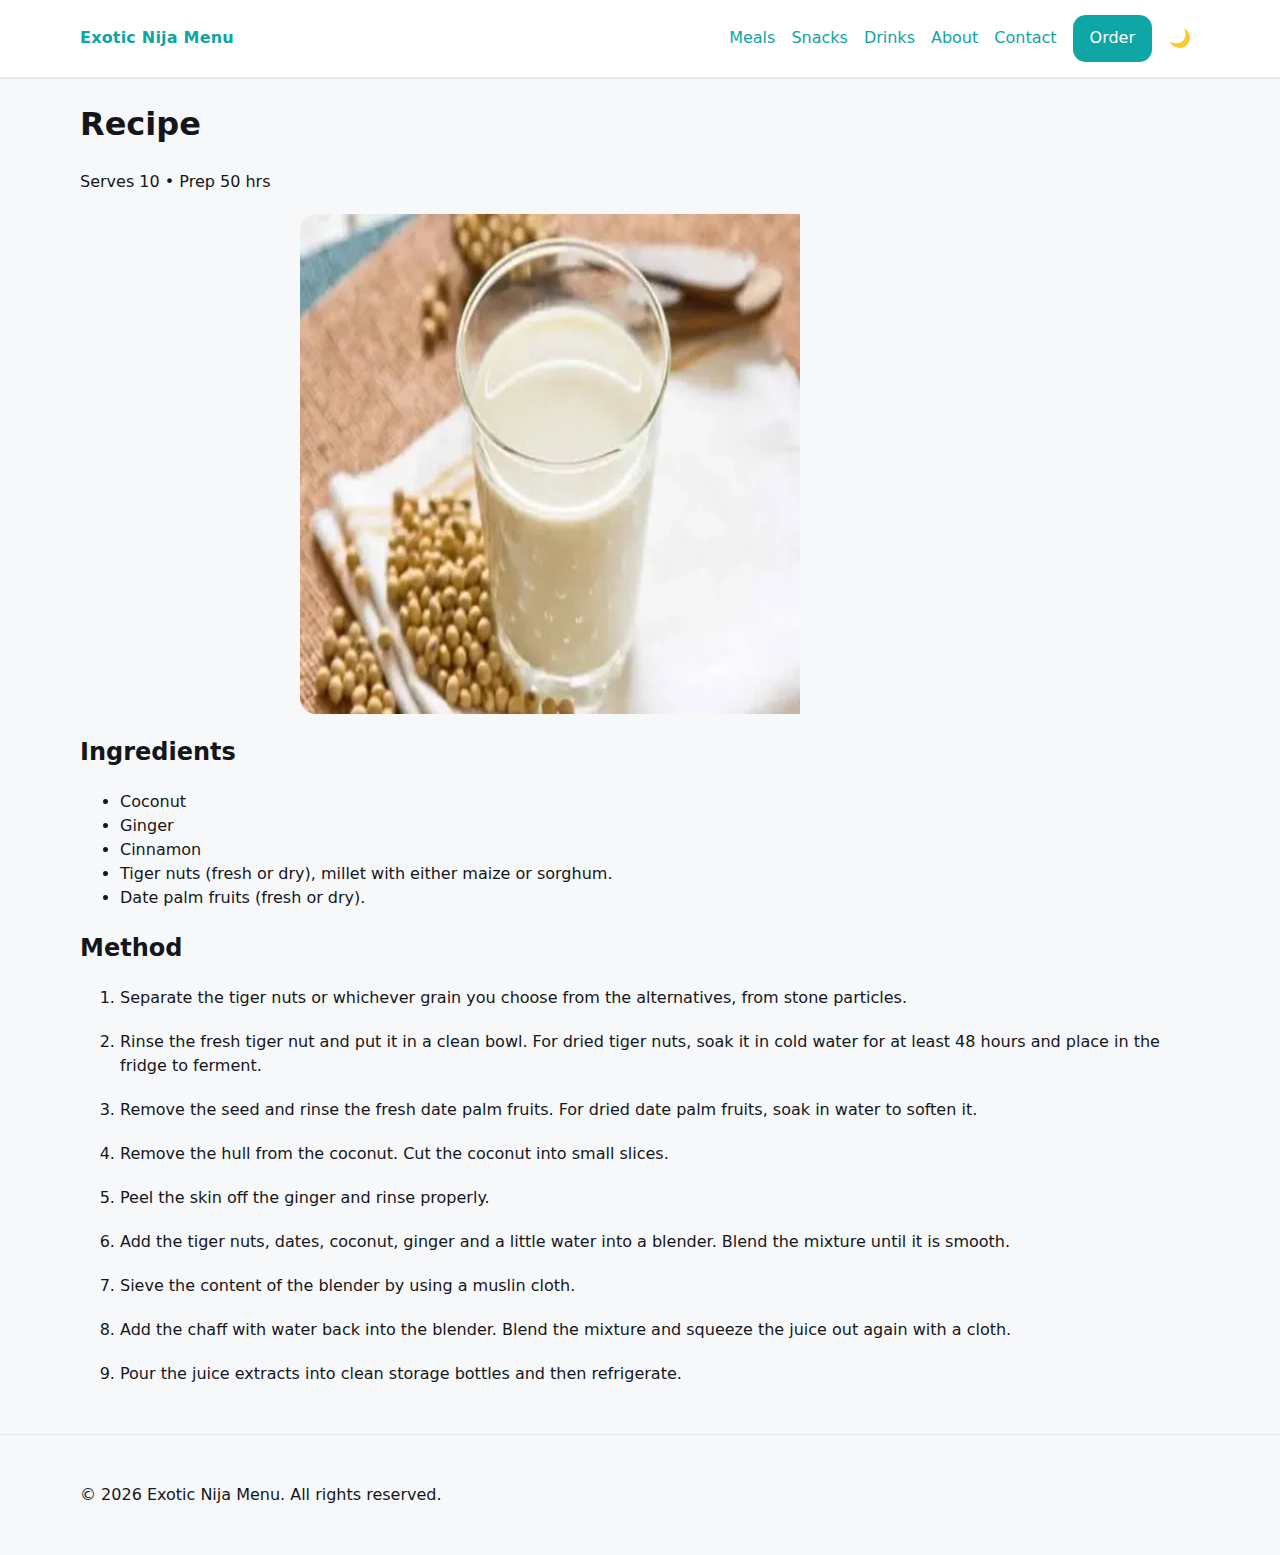
<file: recipe-6.html>
<!DOCTYPE html>
<html lang="en">
<head>
  <meta charset="UTF-8" />
  <meta name="viewport" content="width=device-width, initial-scale=1" />
  <meta name="description"
    content="Exotic Nija Menu — authentic Nigerian meals, snacks, and drinks with clear recipes and vibrant images." />

  <title>Recipe — Exotic Nija Menu</title>
  <link rel="stylesheet" href="assets/css/styles.css" />
</head>
<body>
  <!-- ===========================
       Header & Navigation
       =========================== -->
  <a class="skip-link" href="#main">Skip to content</a>
  <header class="site-header" role="banner">
    <div class="container header-row">
      <a class="brand" href="index.html">Exotic Nija Menu</a>
      <button class="nav-toggle" aria-expanded="false" aria-controls="site-nav">
        <span class="visually-hidden">Menu</span>
      </button>
      <nav id="site-nav" class="site-nav" data-state="closed" role="navigation" aria-label="Primary">
        <ul>
          <li><a href="meals.html">Meals</a></li>
          <li><a href="snacks.html">Snacks</a></li>
          <li><a href="drinks.html">Drinks</a></li>
          <li><a href="about.html">About</a></li>
          <li><a href="contact.html">Contact</a></li>
          <li><a href="index.html#order" class="btn">Order</a></li>
        </ul>
      </nav>
      <button id="themeToggle" class="theme-toggle" aria-pressed="false" title="Toggle color theme">🌙</button>
    </div>
  </header>
  <main id="main" class="container flow">
    <article class="flow">
      <header class="flow">
        <h1>Recipe</h1>
        <p class="prose">Serves 10 • Prep 50 hrs</p>
      </header>
      <figure class="recipe__media">
        <img src="assets/images/kunu-drink.webp" alt="A cup of soya milk drink" width="500" height="500">
      </figure>
      <section class="flow">
        <h2>Ingredients</h2>
        <ul>
          <li>Coconut
          </li>
          <li>Ginger
          </li>
          <li>Cinnamon
          </li>
          <li>Tiger nuts (fresh or dry), millet with either maize or sorghum.
          </li>
          <li>Date palm fruits (fresh or dry).
          </li>

        </ul>
      </section>
      <section class="flow">
        <h2>Method</h2>
        <ol class="flow">
          <li>Separate the tiger nuts or whichever grain you choose from the alternatives, from stone particles.
          </li>
          <li>Rinse the fresh tiger nut and put it in a clean bowl. For dried tiger nuts, soak it in cold water for at
            least 48 hours and place in the fridge to ferment.
          </li>
          <li>Remove the seed and rinse the fresh date palm fruits. For dried date palm fruits, soak in water to soften
            it.
          </li>
          <li>Remove the hull from the coconut. Cut the coconut into small slices.
          </li>
          <li>Peel the skin off the ginger and rinse properly.
          </li>
          <li>Add the tiger nuts, dates, coconut, ginger and a little water into a blender. Blend the mixture until it
            is smooth.
          </li>
          <li>Sieve the content of the blender by using a muslin cloth.
          </li>
          <li>Add the chaff with water back into the blender. Blend the mixture and squeeze the juice out again with a
            cloth.
          </li>
          <li>Pour the juice extracts into clean storage bottles and then refrigerate.
          </li>
        </ol>
      </section>
    </article>

  </main>
  <!-- ===========================
       Footer & Utilities
       =========================== -->
  <button id="toTop" class="to-top" aria-label="Back to top">↑</button>
  <footer class="site-footer" role="contentinfo">
    <div class="container">
      <p>&copy; <span id="year"></span> Exotic Nija Menu. All rights reserved.</p>

    </div>
  </footer>
  <script src="assets/js/script.js" defer></script>
</body>
</html>
</file>
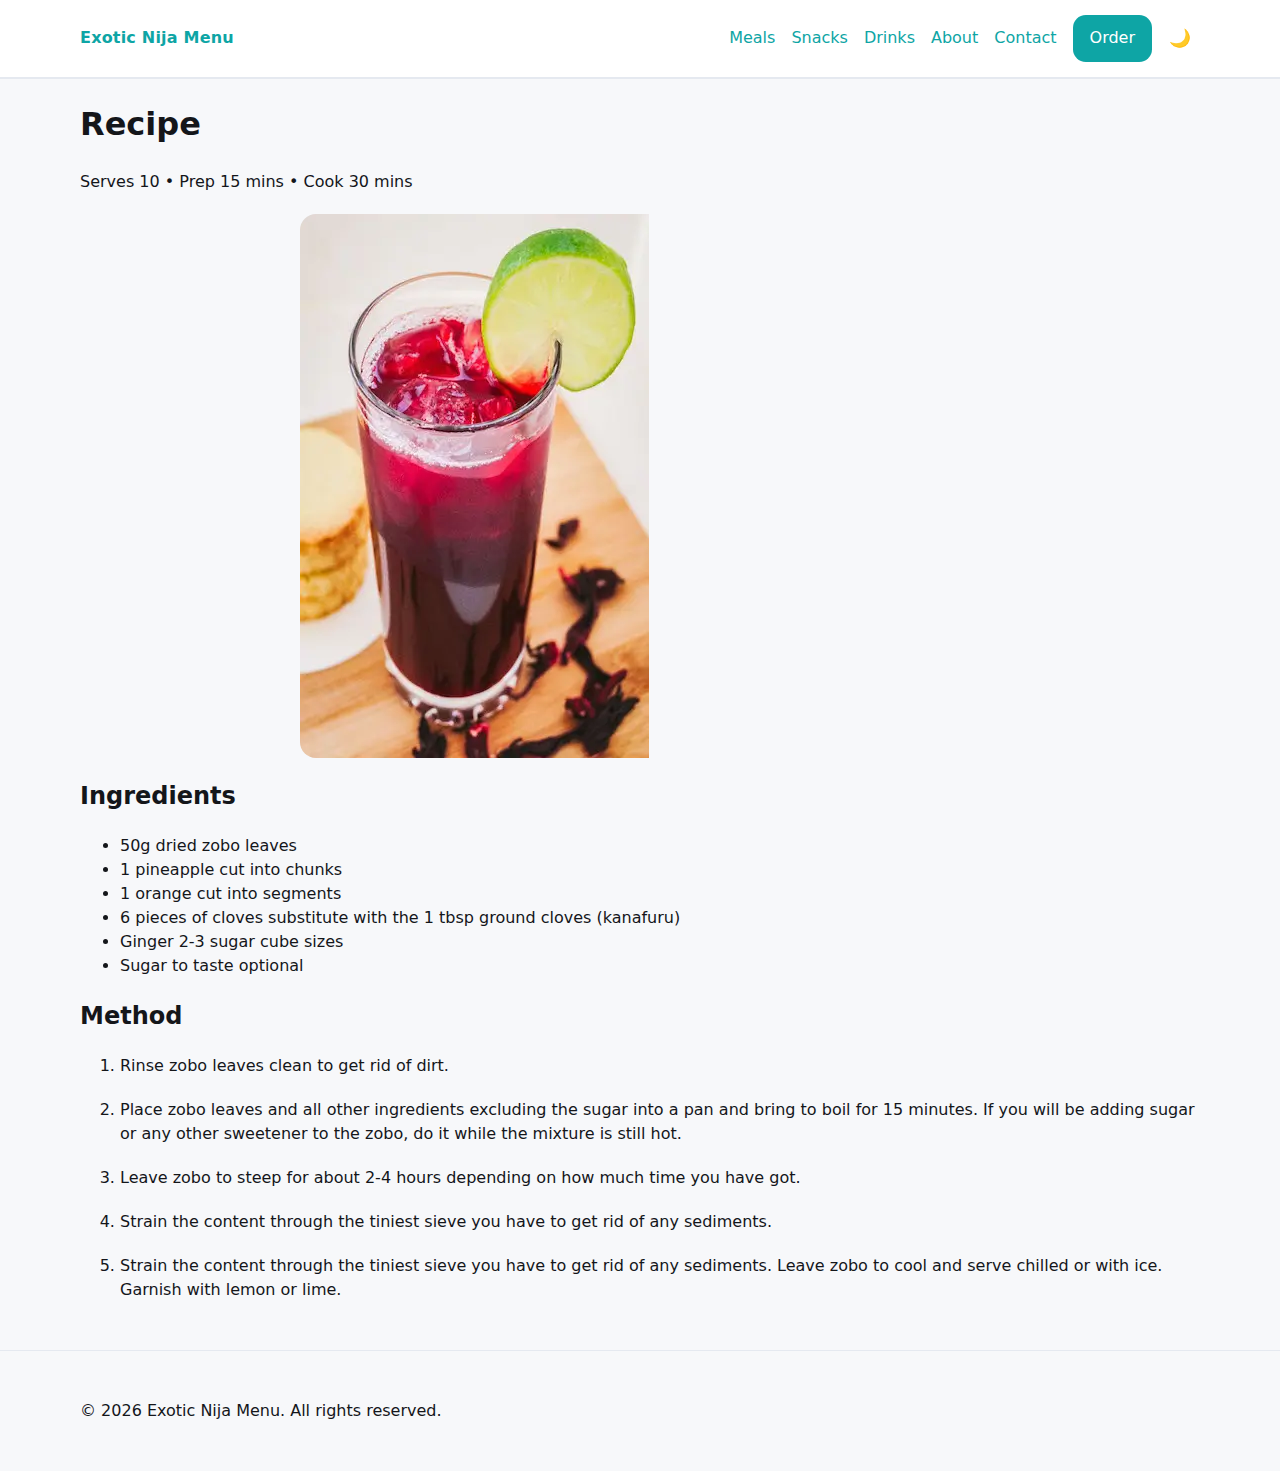
<file: recipe-7.html>
<!DOCTYPE html>
<html lang="en">
<head>
  <meta charset="UTF-8" />
  <meta name="viewport" content="width=device-width, initial-scale=1" />
  <meta name="description"
    content="Exotic Nija Menu — authentic Nigerian meals, snacks, and drinks with clear recipes and vibrant images." />

  <title>Recipe — Exotic Nija Menu</title>
  <link rel="stylesheet" href="assets/css/styles.css" />
</head>
<body>
  <!-- ===========================
       Header & Navigation
       =========================== -->
  <a class="skip-link" href="#main">Skip to content</a>
  <header class="site-header" role="banner">
    <div class="container header-row">
      <a class="brand" href="index.html">Exotic Nija Menu</a>
      <button class="nav-toggle" aria-expanded="false" aria-controls="site-nav">
        <span class="visually-hidden">Menu</span>
      </button>
      <nav id="site-nav" class="site-nav" data-state="closed" role="navigation" aria-label="Primary">
        <ul>
          <li><a href="meals.html">Meals</a></li>
          <li><a href="snacks.html">Snacks</a></li>
          <li><a href="drinks.html">Drinks</a></li>
          <li><a href="about.html">About</a></li>
          <li><a href="contact.html">Contact</a></li>
          <li><a href="index.html#order" class="btn">Order</a></li>
        </ul>
      </nav>
      <button id="themeToggle" class="theme-toggle" aria-pressed="false" title="Toggle color theme">🌙</button>
    </div>
  </header>
  <main id="main" class="container flow">
    <article class="flow">
      <header class="flow">
        <h1>Recipe</h1>
        <p class="prose">Serves 10 • Prep 15 mins • Cook 30 mins</p>
      </header>
      <figure class="recipe__media">
        <img src="assets/images/zobo-or-hibscus-drink.webp" alt="A cup of hibiscus flower juice" width="349"
          height="544">
      </figure>
      <section class="flow">
        <h2>Ingredients</h2>
        <ul>
          <li>50g dried zobo leaves
          </li>
          <li>1 pineapple cut into chunks
          </li>
          <li>1 orange cut into segments
          </li>
          <li>6 pieces of cloves substitute with the 1 tbsp ground cloves (kanafuru)
          </li>
          <li>Ginger 2-3 sugar cube sizes
          </li>
          <li>Sugar to taste optional
          </li>

        </ul>
      </section>
      <section class="flow">
        <h2>Method</h2>
        <ol class="flow">
          <li>Rinse zobo leaves clean to get rid of dirt.
          </li>
          <li>Place zobo leaves and all other ingredients excluding the sugar into a pan and bring to boil for 15
            minutes. If you will be adding sugar or any other sweetener to the zobo, do it while the mixture is still
            hot.
          </li>
          <li>Leave zobo to steep for about 2-4 hours depending on how much time you have got.
          </li>
          <li>Strain the content through the tiniest sieve you have to get rid of any sediments.
          </li>
          <li>Strain the content through the tiniest sieve you have to get rid of any sediments. Leave zobo to cool and
            serve chilled or with ice. Garnish with lemon or lime.
          </li>
        </ol>
      </section>
    </article>

  </main>
  <!-- ===========================
       Footer & Utilities
       =========================== -->
  <button id="toTop" class="to-top" aria-label="Back to top">↑</button>
  <footer class="site-footer" role="contentinfo">
    <div class="container">
      <p>&copy; <span id="year"></span> Exotic Nija Menu. All rights reserved.</p>

    </div>
  </footer>
  <script src="assets/js/script.js" defer></script>
</body>
</html>
</file>
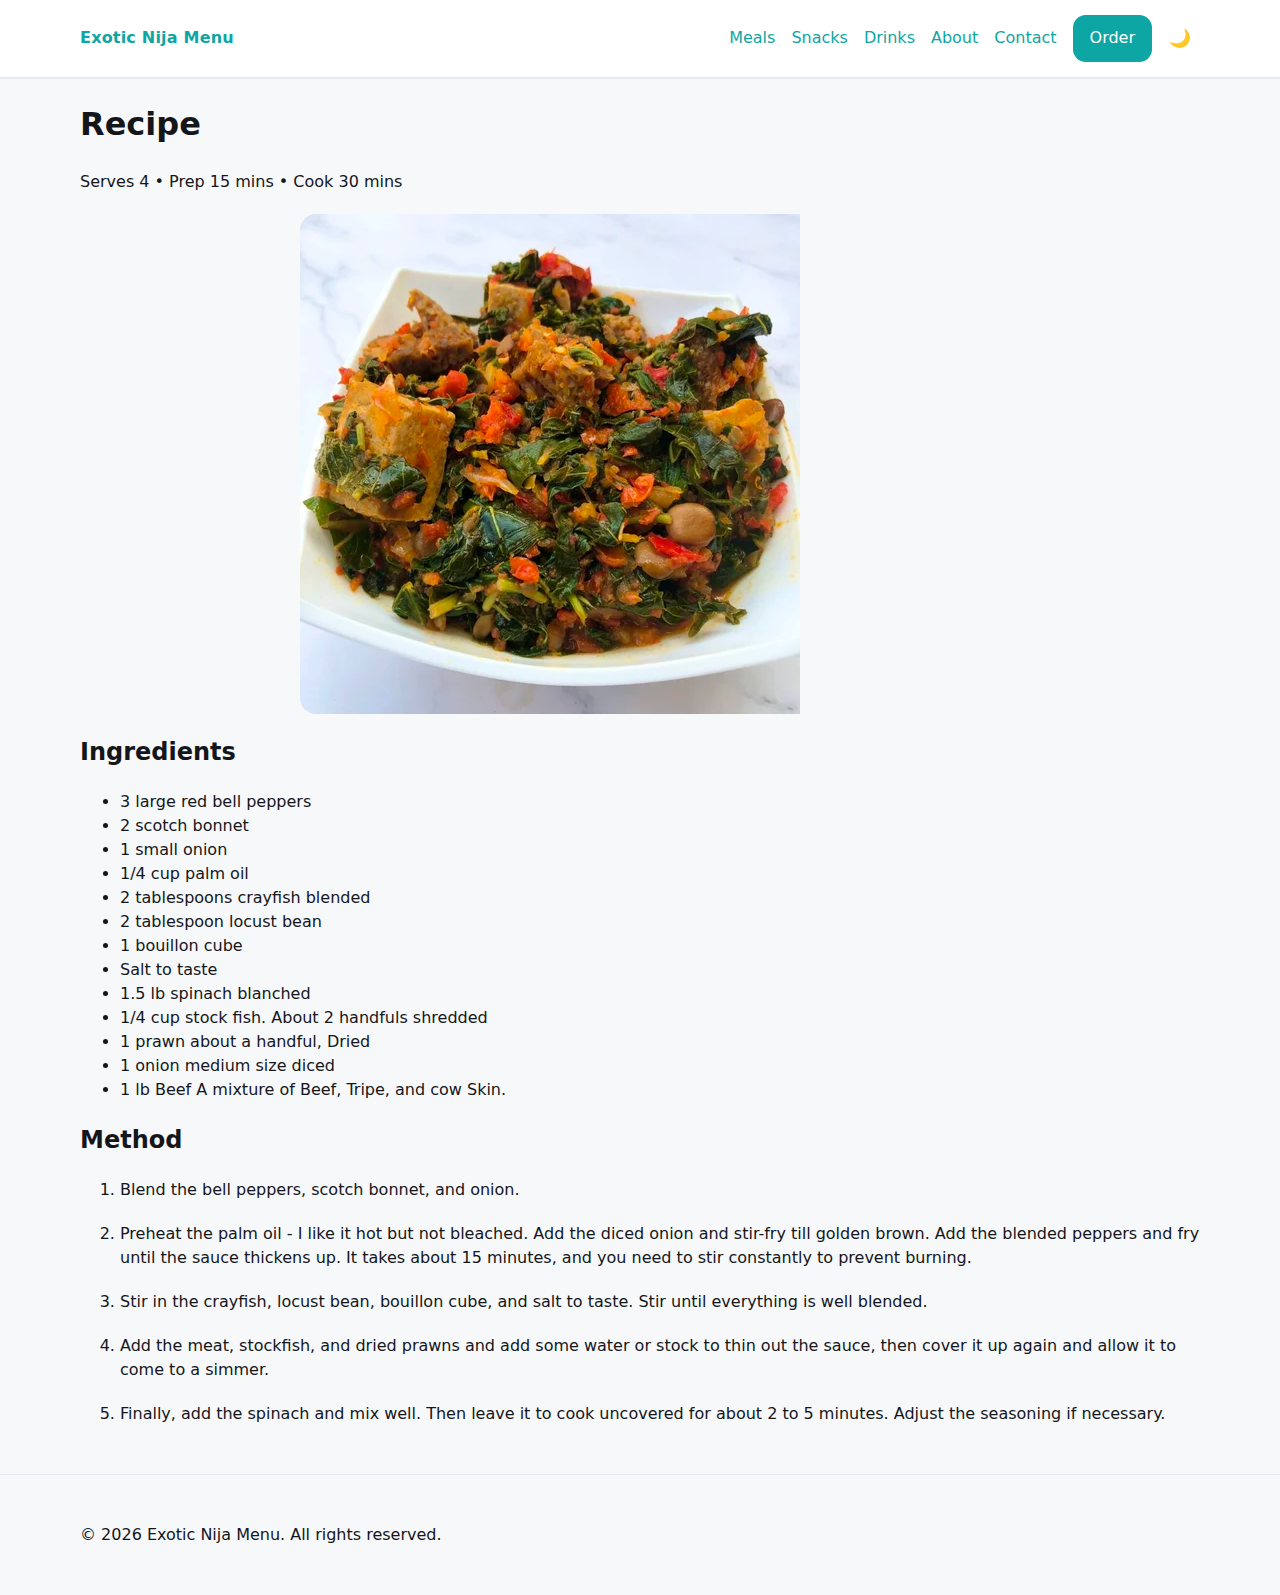
<file: recipe.html>
<!DOCTYPE html>
<html lang="en">
<head>
  <meta charset="UTF-8" />
  <meta name="viewport" content="width=device-width, initial-scale=1" />
  <meta name="description"
    content="Exotic Nija Menu — authentic Nigerian meals, snacks, and drinks with clear recipes and vibrant images." />

  <title>Recipe — Exotic Nija Menu</title>
  <link rel="stylesheet" href="assets/css/styles.css" />
</head>
<body>
  <!-- ===========================
       Header & Navigation
       =========================== -->
  <a class="skip-link" href="#main">Skip to content</a>
  <header class="site-header" role="banner">
    <div class="container header-row">
      <a class="brand" href="index.html">Exotic Nija Menu</a>
      <button class="nav-toggle" aria-expanded="false" aria-controls="site-nav">
        <span class="visually-hidden">Menu</span>
      </button>
      <nav id="site-nav" class="site-nav" data-state="closed" role="navigation" aria-label="Primary">
        <ul>
          <li><a href="meals.html">Meals</a></li>
          <li><a href="snacks.html">Snacks</a></li>
          <li><a href="drinks.html">Drinks</a></li>
          <li><a href="about.html">About</a></li>
          <li><a href="contact.html">Contact</a></li>
          <li><a href="index.html#order" class="btn">Order</a></li>
        </ul>
      </nav>
      <button id="themeToggle" class="theme-toggle" aria-pressed="false" title="Toggle color theme">🌙</button>
    </div>
  </header>
  <main id="main" class="container flow">
    <article class="flow">
      <header class="flow">
        <h1>Recipe</h1>
        <p class="prose">Serves 4 • Prep 15 mins • Cook 30 mins</p>
      </header>
      <figure class="recipe__media">
        <img src="assets/images/efo-riro.webp" alt="A bowl of stewed spinach soup" width="500" height="500">
      </figure>
      <section class="flow">
        <h2>Ingredients</h2>
        <ul>
          <li>3 large red bell peppers
          </li>
          <li>2 scotch bonnet
          </li>
          <li>1 small onion
          </li>
          <li>1/4 cup palm oil
          </li>
          <li>2 tablespoons crayfish blended
          </li>
          <li>2 tablespoon locust bean
          </li>
          <li>1 bouillon cube
          </li>
          <li>Salt to taste
          </li>
          <li>1.5 lb spinach blanched
          </li>
          <li>1/4 cup stock fish. About 2 handfuls shredded
          </li>
          <li>1 prawn about a handful, Dried
          </li>
          <li>1 onion medium size diced
          </li>
          <li>1 lb Beef A mixture of Beef, Tripe, and cow Skin.
          </li>
        </ul>
      </section>
      <section class="flow">
        <h2>Method</h2>
        <ol class="flow">
          <li>Blend the bell peppers, scotch bonnet, and onion.
          </li>
          <li>Preheat the palm oil - I like it hot but not bleached. Add the diced onion and stir-fry till golden brown.
            Add the blended peppers and fry until the sauce thickens up. It takes about 15 minutes, and you need to stir
            constantly to prevent burning.
          </li>
          <li>Stir in the crayfish, locust bean, bouillon cube, and salt to taste. Stir until everything is well
            blended.
          </li>
          <li>Add the meat, stockfish, and dried prawns and add some water or stock to thin out the sauce, then cover it
            up again and allow it to come to a simmer.
          </li>
          <li>Finally, add the spinach and mix well. Then leave it to cook uncovered for about 2 to 5 minutes. Adjust
            the seasoning if necessary.
          </li>
        </ol>
      </section>
    </article>

  </main>
  <!-- ===========================
       Footer & Utilities
       =========================== -->
  <button id="toTop" class="to-top" aria-label="Back to top">↑</button>
  <footer class="site-footer" role="contentinfo">
    <div class="container">
      <p>&copy; <span id="year"></span> Exotic Nija Menu. All rights reserved.</p>

    </div>
  </footer>
  <script src="assets/js/script.js" defer></script>
</body>
</html>
</file>
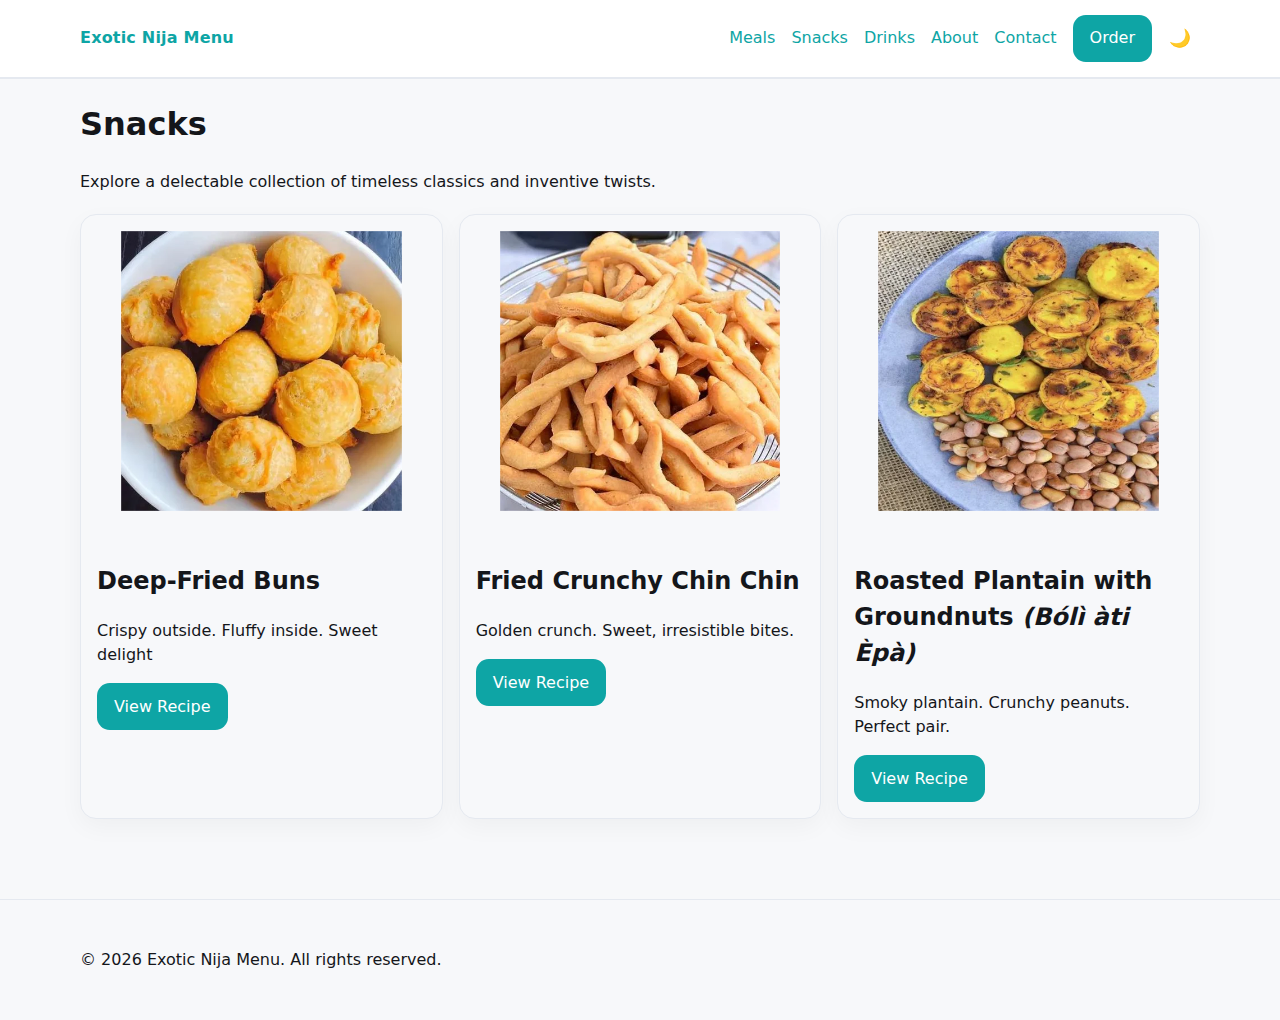
<file: snacks.html>
<!DOCTYPE html>
<html lang="en">
<head>
  <meta charset="UTF-8" />
  <meta name="viewport" content="width=device-width, initial-scale=1" />
  <meta name="description" content="Exotic Nija Menu — authentic Nigerian meals, snacks, and drinks with clear recipes and vibrant images." />

  <title>Meals — Exotic Nija Meals</title>
  <link rel="stylesheet" href="assets/css/styles.css" />
</head>
<body>
  <!-- ===========================
       Header & Navigation
       =========================== -->
  <a class="skip-link" href="#main">Skip to content</a>
  <header class="site-header" role="banner">
    <div class="container header-row">
      <a class="brand" href="index.html">Exotic Nija Menu</a>
      <button class="nav-toggle" aria-expanded="false" aria-controls="site-nav">
        <span class="visually-hidden">Menu</span>
      </button>
      <nav id="site-nav" class="site-nav" data-state="closed" role="navigation" aria-label="Primary">
        <ul>
          <li><a href="meals.html">Meals</a></li>
          <li><a href="snacks.html">Snacks</a></li>
          <li><a href="drinks.html">Drinks</a></li>
          <li><a href="about.html">About</a></li>
          <li><a href="contact.html">Contact</a></li>
          <li><a href="index.html#order" class="btn">Order</a></li>
        </ul>
      </nav>
      <button id="themeToggle" class="theme-toggle" aria-pressed="false" title="Toggle color theme">🌙</button>
    </div>
  </header>
  <main id="main" class="container flow">
    <header class="flow">
      <h1>Snacks</h1>
      <p class="prose">Explore a delectable collection of timeless classics and inventive twists.</p>
    </header>
    <section class="cards">


      <article class="card">
        <figure class="card__media"><img src="assets/images/nija-buns.webp" alt="A bowl of fried buns" / width="500" height="500" loading="lazy"></figure>
        <div class="card__body">
          <h2>Deep-Fried Buns</h2>
          <p>Crispy outside. Fluffy inside. Sweet delight</p>
          <a class="btn" href="recipe-3.html">View Recipe</a>
        </div>
      </article>
      <article class="card">
        <figure class="card__media"><img src="assets/images/nija-chin-chin.webp"
            alt="A bowl of fried crunchy Chin Chin" / width="500" height="500" loading="lazy"></figure>
        <div class="card__body">
          <h2>Fried Crunchy Chin Chin</h2>
          <p>Golden crunch. Sweet, irresistible bites.</p>
          <a class="btn" href="recipe-4.html">View Recipe</a>
        </div>
      </article>
      <article class="card">
        <figure class="card__media"><img src="assets/images/roasted-plantain-with-groundnut.webp" alt="Meal 7" / width="500" height="500" loading="lazy">
        </figure>
        <div class="card__body">
          <h2>Roasted Plantain with Groundnuts <em>(Bólì àti Èpà)</em></h2>
          <p>Smoky plantain. Crunchy peanuts. Perfect pair.</p>
          <a class="btn" href="recipe-5.html">View Recipe</a>
        </div>
      </article>

    </section>

  </main>
  <!-- ===========================
       Footer & Utilities
       =========================== -->
  <button id="toTop" class="to-top" aria-label="Back to top">↑</button>
  <footer class="site-footer" role="contentinfo">
    <div class="container">
      <p>&copy; <span id="year"></span> Exotic Nija Menu. All rights reserved.</p>

    </div>
  </footer>
  <script src="assets/js/script.js" defer></script>
</body>
</html>
</file>
<file: assets/css/styles.css>
/* ==========================================================================
   Exotic Nija Meals — Styles (Expanded & Commented)
   - Vanilla CSS (no frameworks)
   - Mobile-first, modern features
   - Hybrid documentation approach
   ========================================================================== */

/* ===========================
   1) Color System (CSS Variables)
   =========================== */
:root {
  /* Light theme */
  --bg: #ffffff;
  --surface: #f7f8fa;
  --text: #14161a;
  --muted: #616977;
  --border: #e5e9f0;
  --brand: #0ea5a5;
  --brand-contrast: #ffffff;
  --accent: #334155;
}

:root[data-theme="dark"] {
  /* Dark theme overrides */
  --bg: #0b0f14;
  --surface: #10151c;
  --text: #e6edf7;
  --muted: #a6b0bf;
  --border: #1e2a3a;
  --brand: #22d3ee;
  --brand-contrast: #0b0f14;
  --accent: #94a3b8;
}

/* ===========================
   2) Base / Resets
   =========================== */
* {
  box-sizing: border-box;
}

html,
body {
  height: 100%;
}

body {
  margin: 0;
  font-family: ui-sans-serif, system-ui, -apple-system, "Segoe UI", Roboto, Arial, "Noto Sans", sans-serif;
  font-size: 16px;
  line-height: 1.5;
  background: var(--surface);
  color: var(--text);
}

a {
  color: var(--brand);
  text-decoration: none;
}

a:hover {
  text-decoration: underline;
}

/* ===========================
   3) Layout Utilities
   =========================== */
.container {
  max-inline-size: 72rem;
  /* logical property: instead of width, supports RTL layouts */
  padding-inline: 1rem;
  margin-inline: auto;
}

.flow>*+* {
  /* vertical rhythm between siblings */
  margin-block-start: clamp(0.75rem, 2vw, 1.25rem);
}

.prose p {
  color: var(--muted);
}

/* ===========================
   4) Buttons
   =========================== */
.btn {
  display: inline-block;
  padding: 0.65rem 1rem;
  border-radius: 0.8rem;
  background: var(--brand);
  color: var(--brand-contrast);
  border: 1px solid transparent;
}

.btn:hover {
  opacity: 0.95;
  text-decoration: none;
}

.btn-outline {
  background: transparent;
  color: var(--brand);
  border: 1px solid var(--brand);
}

/* ===========================
   5) Accessibility helpers
   =========================== */
.skip-link {
  position: absolute;
  inset-inline-start: 1rem;
  inset-block-start: -10rem;
  padding: 0.5rem 0.75rem;
  background: var(--surface);
  border-radius: 0.5rem;
}

.skip-link:focus {
  inset-block-start: 1rem;
  outline: 2px solid var(--brand);
}

/* Visually hidden text (for icons/buttons) */
.visually-hidden {
  position: absolute;
  inline-size: 1px;
  block-size: 1px;
  overflow: hidden;
  white-space: nowrap;
  clip-path: inset(50%);
}

/* ===========================
   6) Header & Navigation
   =========================== */
.site-header {
  position: sticky;
  top: 0;
  background: var(--bg);
  border-block-end: 2px solid var(--border);
  padding-block: 15px;
  z-index: 20;
}

.header-row {
  display: grid;
  grid-template-columns: auto 40px auto 40px;
  align-items: center;
  gap: 0.5rem;
}

.brand {
  font-weight: 700;
  letter-spacing: 0.2px;
}

/* Theme toggle button */
.theme-toggle {
  inline-size: 40px;
  block-size: 40px;
  border: 0;
  background: transparent;
  font-size: 1.1rem;
}

/* Burger icon: 3 bars created with pseudo-elements */
.nav-toggle {
  inline-size: 40px;
  block-size: 40px;
  position: relative;
  border: 0;
  background: transparent;
}

.nav-toggle::before,
.nav-toggle::after,
.nav-toggle span {
  content: "";
  position: absolute;
  left: 8px;
  right: 8px;
  height: 2px;
  background: currentColor;
}

.nav-toggle::before {
  top: 12px;
}

.nav-toggle span {
  top: 19px;
}

.nav-toggle::after {
  top: 26px;
}

/* "X" state when menu is open */
.nav-toggle[aria-expanded="true"]::before {
  transform: translateY(7px) rotate(45deg);
}

.nav-toggle[aria-expanded="true"] span {
  opacity: 0;
}

.nav-toggle[aria-expanded="true"]::after {
  transform: translateY(-7px) rotate(-45deg);
}

/* Mobile nav panel */
.site-nav {
  position: fixed;
  inset: 56px 0 auto 0;
  transform: translateY(-120%);
  background: var(--bg);
  border-block-end: 1px solid var(--border);
  transition: transform 0.25s ease;
  z-index: 10;
}

.site-nav[data-state="open"] {
  transform: translateY(0);
}

.site-nav ul {
  list-style: none;
  margin: 0;
  padding: 0.5rem 1rem 1rem;
  display: grid;
  gap: 0.5rem;
}

/* Desktop nav */
@media (min-width: 768px) {
  .header-row {
    grid-template-columns: 1fr auto auto;
  }

  .nav-toggle {
    display: none;
  }

  .site-nav {
    position: static;
    transform: none;
    border: 0;
  }

  .site-nav ul {
    display: flex;
    align-items: center;
    gap: 1rem;
    padding: 0;
  }
}

/* ===========================
   7) Hero
   =========================== */
.hero {
  display: grid;
  gap: 1rem;
  align-items: center;
  grid-template-columns: 1fr;
  padding-block: clamp(1rem, 4vw, 3rem);
}

.hero__text h1 {
  margin: 0 0 0.25rem 0;
  font-size: clamp(1.6rem, 3.5vw, 2.6rem);
  letter-spacing: 0.2px;
}

/* Wrapper prevents image overflow and enables aspect-ratio control */
.hero .hero__media {
  border-radius: 1rem;
  overflow: hidden;
  background: var(--surface);
}

/* Two columns on larger screens */
@media (min-width: 768px) {
  .hero {
    grid-template-columns: 1.2fr 1fr;
  }
}

/* ===========================
   8) Cards / Meals grid
   =========================== */
.cards {
  display: grid;
  grid-template-columns: 1fr;
  gap: 1rem;
  padding-block-end: 2rem;
}

.card {
  background: var(--surface);
  border: 1px solid var(--border);
  border-radius: 1rem;
  overflow: clip;
  display: grid;
  grid-template-rows: auto 1fr;
  box-shadow: 0 8px 24px rgba(0, 0, 0, 0.04);
}

.card__body {
  padding: 1rem;
}

@media (min-width: 600px) {
  .cards {
    grid-template-columns: repeat(2, minmax(0, 1fr));
  }
}

@media (min-width: 980px) {
  .cards {
    grid-template-columns: repeat(3, minmax(0, 1fr));
  }
}

/* ===========================
   9) Responsive media (no squish)
   =========================== */
img,
svg {
  max-inline-size: 100%;
  /* logical property: instead of height:auto */
  block-size: auto;
  display: block;
}

/* Do not enforce fixed heights; allow images to keep natural aspect ratio */
.card__media,
.hero__media,
figure {
  min-inline-size: 0;
  /* You can set aspect-ratio: 4/3 or 16/9 on specific components if consistent tiles are desired */
  aspect-ratio: auto;
}

/* On very small screens, constrain the hero image box to avoid huge heights */
@media (max-width: 420px) {
.hero .hero__media {
    aspect-ratio: 4 / 3;
  }

  .hero__media 
}

/* ===========================
   10) Back to top button
   =========================== */
.to-top {
  position: fixed;
  right: 1rem;
  bottom: 1rem;
  left: auto;
  appearance: none;
  background-color: #000;
  color: #fff;
  padding: 0.7rem 0.9rem;
  border-radius: 0.75rem;
  border: 0;
  box-shadow: 0 10px 30px rgba(0, 0, 0, 0.18);
  opacity: 0;
  pointer-events: none;
  transition: opacity 0.2s ease;
  z-index: 50;
}

.to-top:focus-visible {
  outline: 2px solid var(--brand);
  outline-offset: 2px;
}

.to-top[data-visible="true"] {
  opacity: 1;
  pointer-events: auto;
}

/* ===========================
   11) Footer
   =========================== */
.site-footer {
  border-top: 1px solid var(--border);
  padding-block: 2rem;
  margin-block-start: 3rem;
}

/* ===========================
   12) Utilities
   =========================== */
.inline-link {
  text-decoration: underline;
}

/* Media image rules (scoped, refined)
   - Hero keeps a fixed 4:3 frame with cover (cinematic)
   - Cards keep natural image aspect ratios (no aggressive cropping)
*/
.hero .hero__media {
  aspect-ratio: 4 / 3;
  overflow: hidden;
}
.hero .hero__media img {
  inline-size: 100%;
  block-size: 100%;
  object-fit: cover;
  display: block;
}

.card__media {
  overflow: hidden; /* soft crop only if image is slightly larger */
}
.card__media img {
  inline-size: 100%;
  block-size: auto;   /* preserve natural aspect ratio */
  display: block;
  /* no object-fit here to avoid heavy cropping */
}


/* === Recipe page image === */
.recipe__media {
  max-inline-size: clamp(320px, 92vw, 720px);
  margin-inline: auto;
  border-radius: 1rem;
  overflow: hidden;
  background: var(--surface);
}
.recipe__media img {
  inline-size: 100%;
  block-size: auto;
  object-fit: cover;
  display: block;
}

/* === Recipe page image === */
.recipe__media {
  max-inline-size: clamp(320px, 90vw, 680px);
  margin-inline: auto;
  border-radius: 1rem;
  overflow: hidden;
  background: var(--surface);
}
.recipe__media img {
  max-inline-size: 100%;
  max-block-size: 65vh;
  inline-size: auto;
  block-size: auto;
  object-fit: contain;
  display: block;
}
</file>
